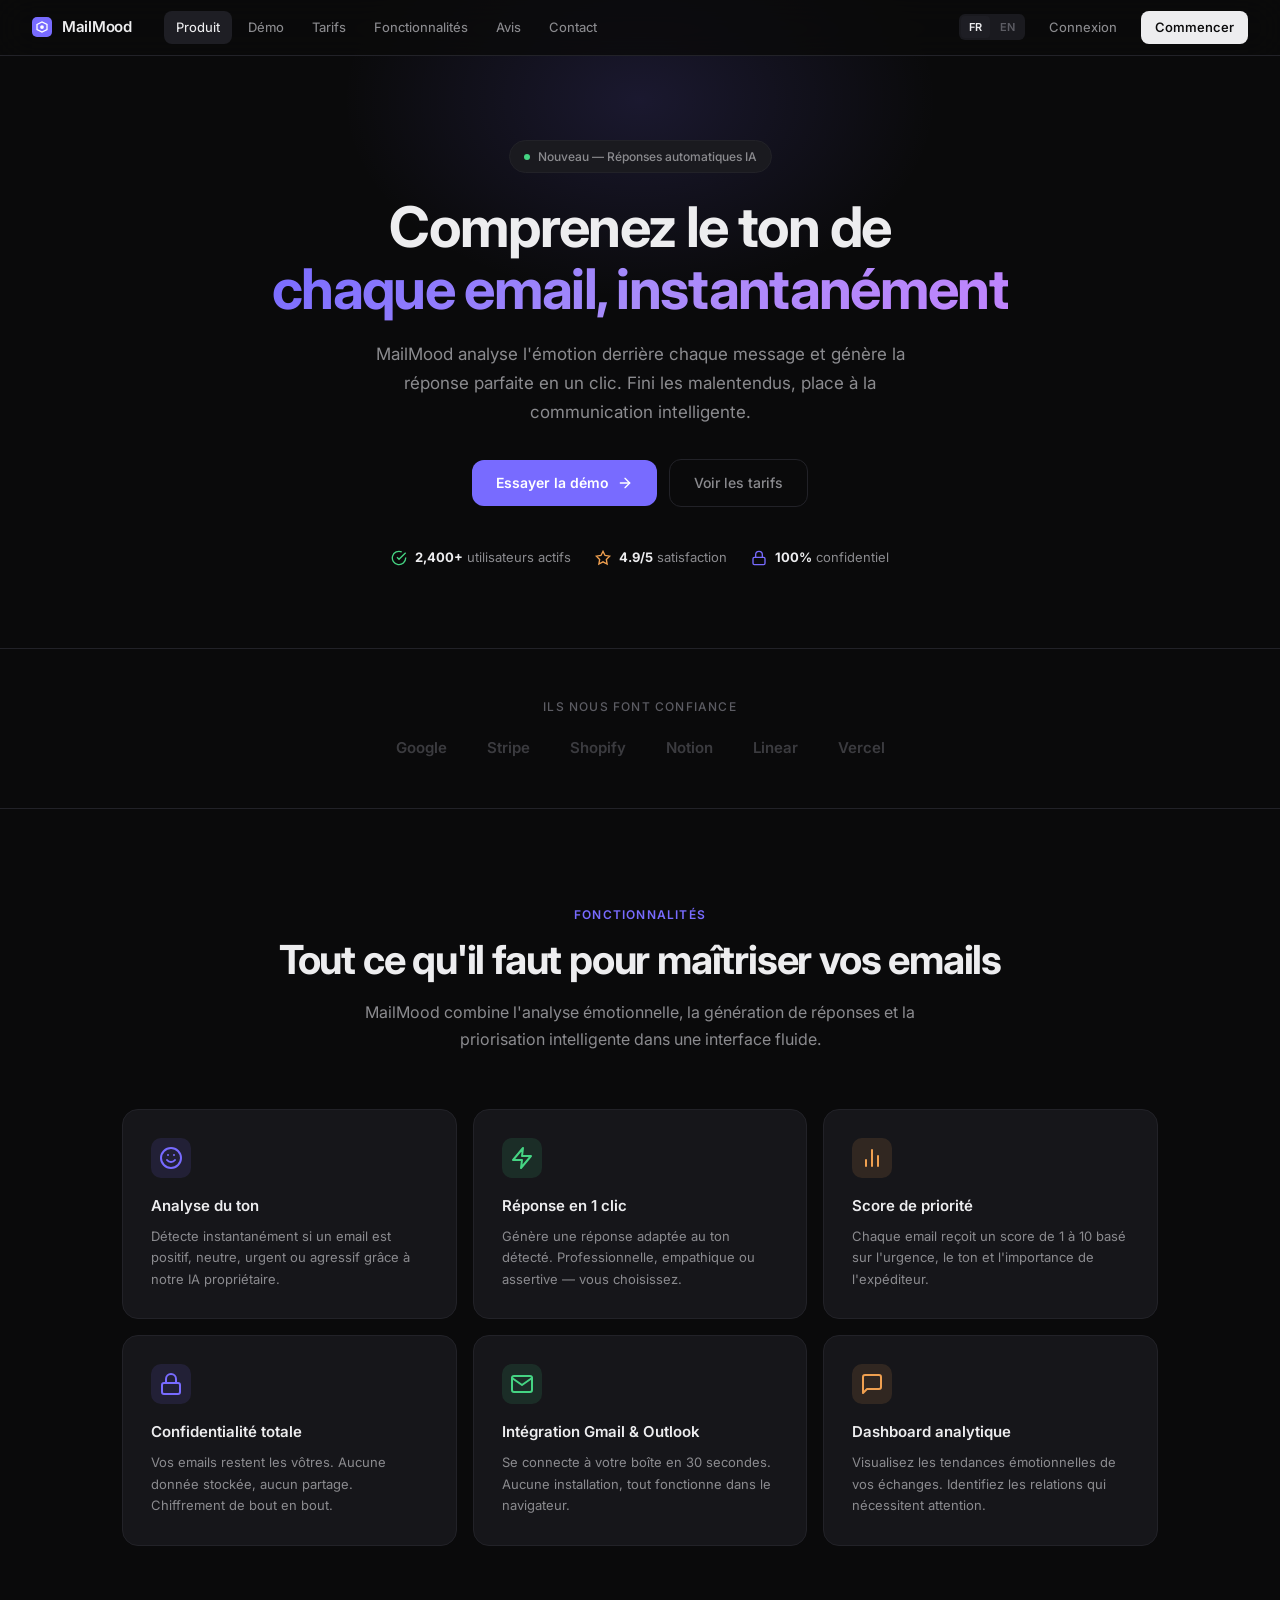
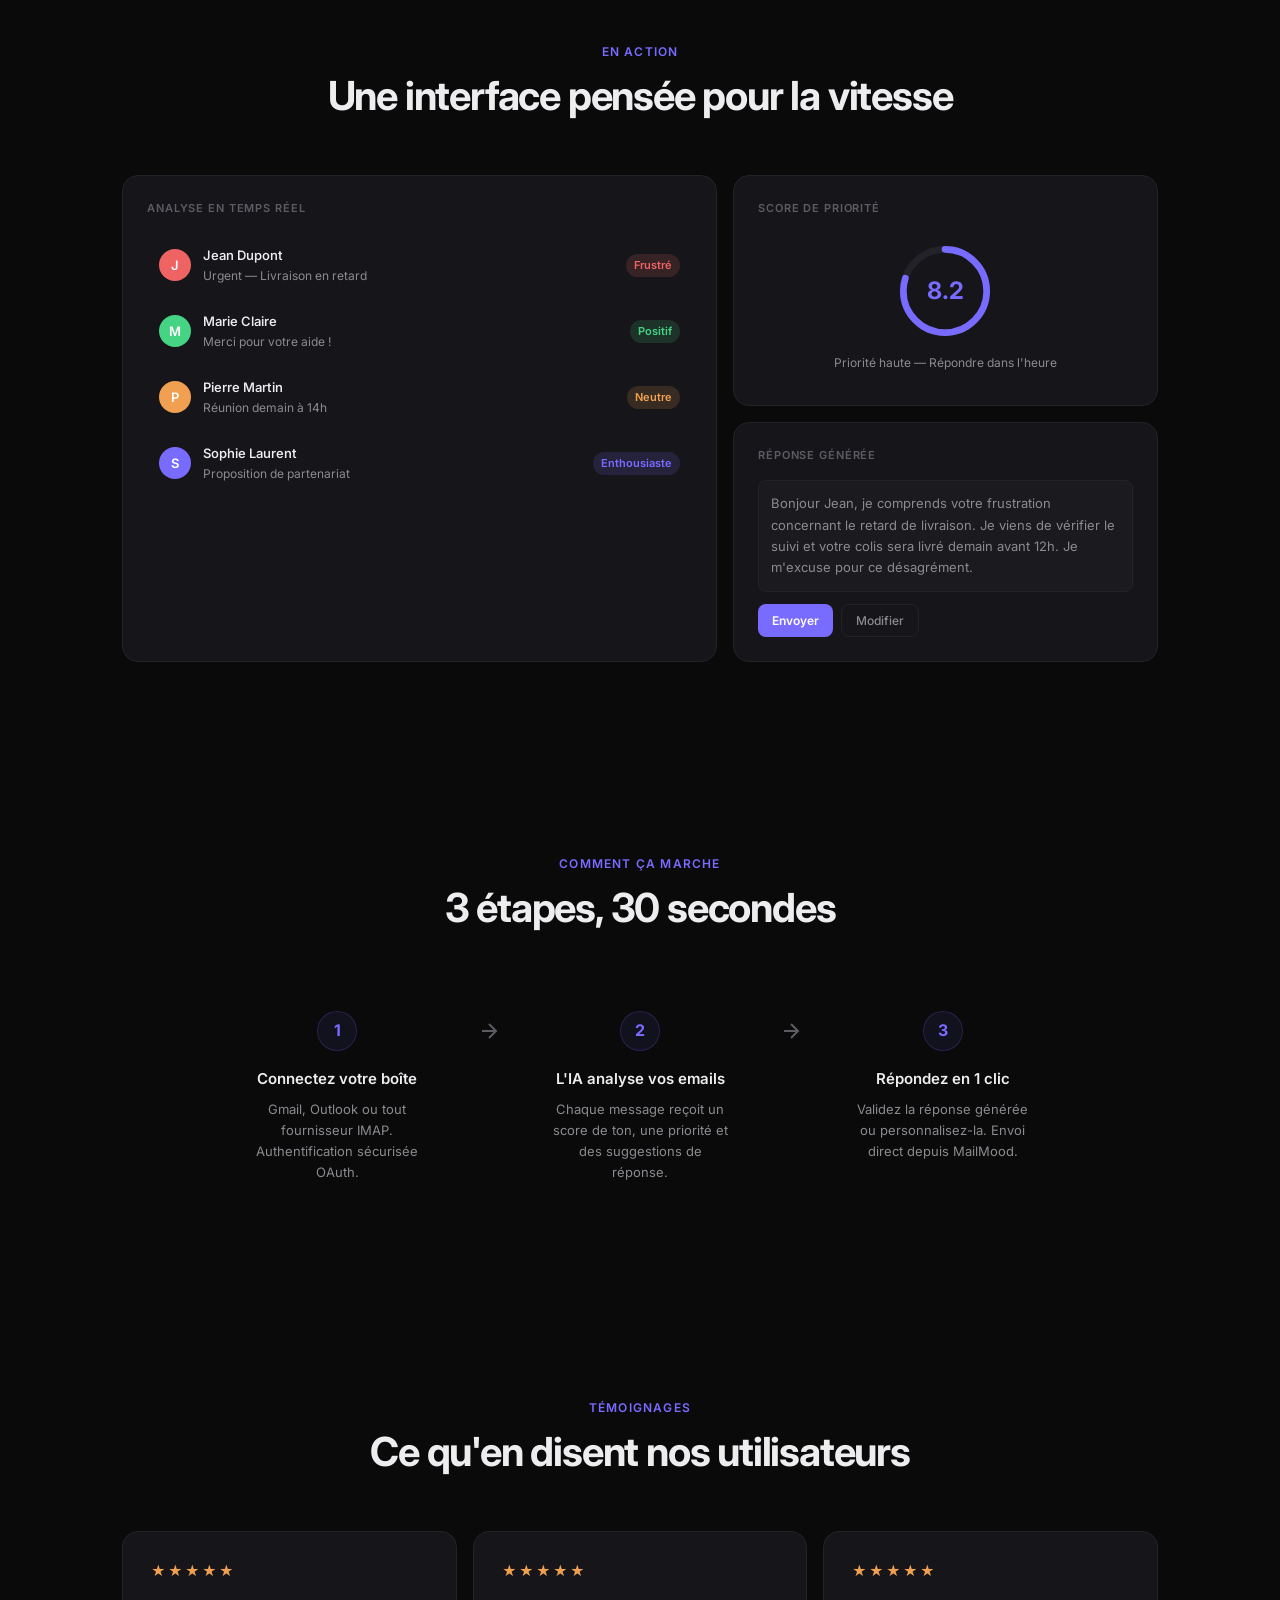
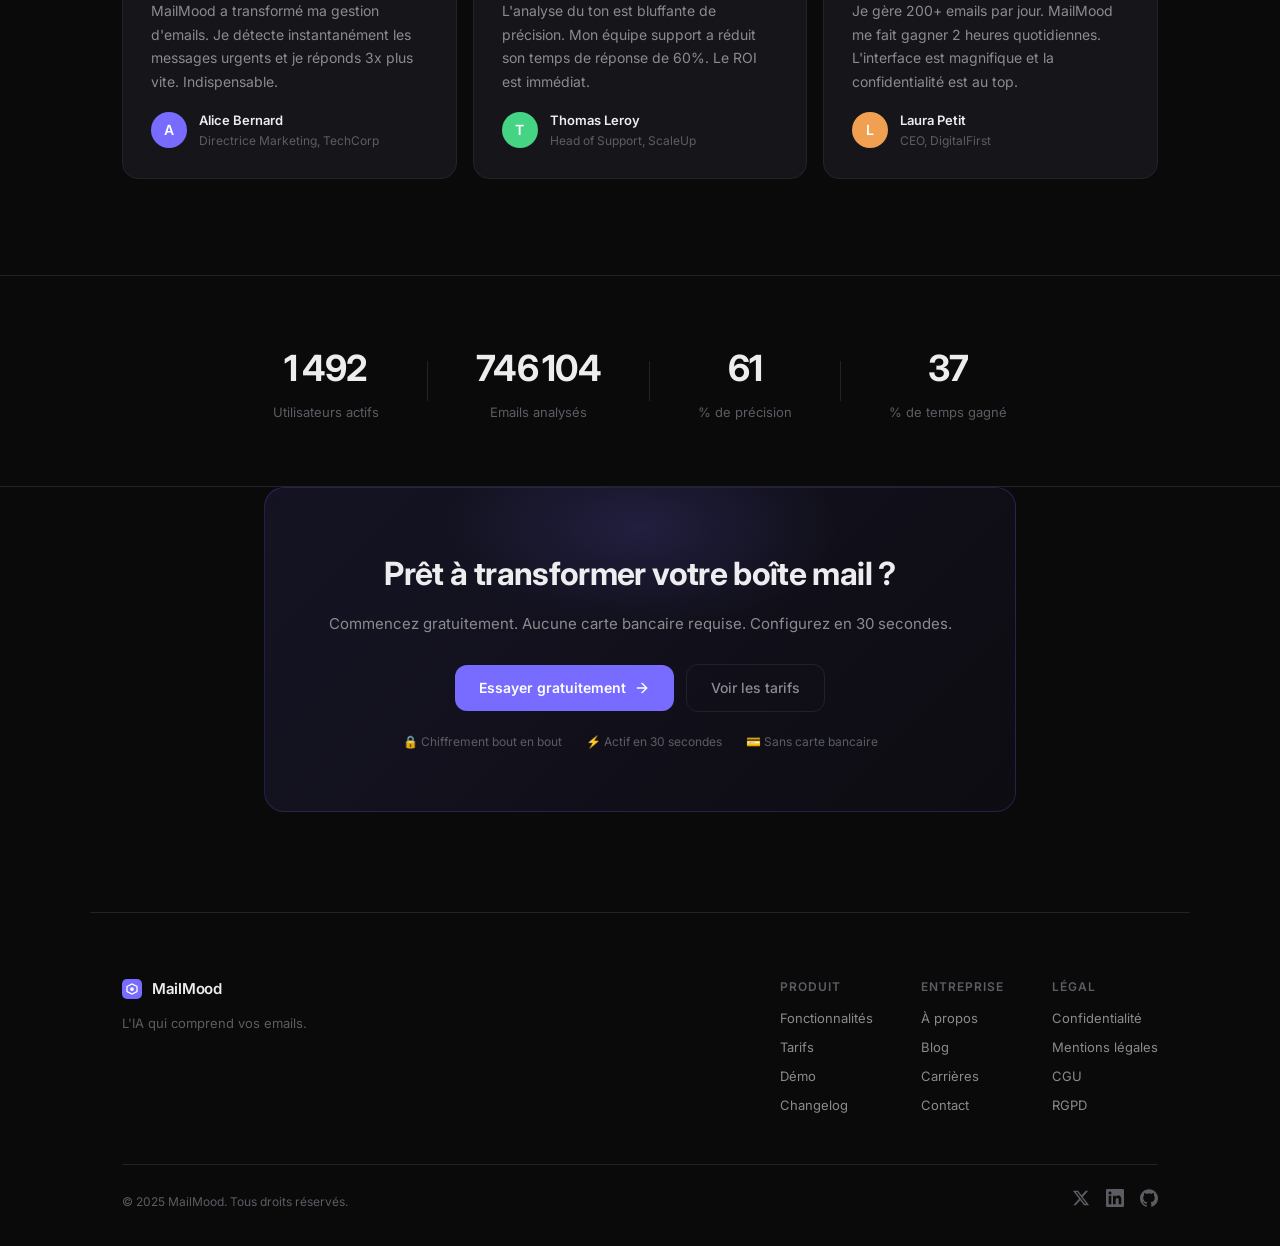
<file: index.html>
<!DOCTYPE html>
<html lang="fr">
<head>
    <meta charset="UTF-8">
    <meta name="viewport" content="width=device-width, initial-scale=1.0">
    <title>MailMood — L'IA qui comprend vos emails</title>
    <meta name="description" content="MailMood analyse le ton émotionnel de vos emails et génère des réponses parfaites en un clic.">
    <link rel="preconnect" href="https://fonts.googleapis.com">
    <link rel="preconnect" href="https://fonts.gstatic.com" crossorigin>
    <link href="https://fonts.googleapis.com/css2?family=Inter:wght@400;500;600;700&display=swap" rel="stylesheet">
    <link rel="stylesheet" href="style.css">
    <link rel="icon" type="image/svg+xml" href="data:image/svg+xml,<svg xmlns='http://www.w3.org/2000/svg' viewBox='0 0 100 100'><text y='.9em' font-size='90'>📧</text></svg>">
</head>
<body>

    <!-- ========== NAVBAR ========== -->
    <nav class="navbar">
        <div class="nav-left">
            <a href="index.html" class="logo">
                <div class="logo-icon">
                    <svg width="20" height="20" viewBox="0 0 32 32" fill="none">
                        <rect width="32" height="32" rx="8" fill="#786BFF"/>
                        <path d="M8 12L16 8L24 12V20L16 24L8 20V12Z" stroke="#fff" stroke-width="2" fill="none"/>
                        <circle cx="16" cy="16" r="3" fill="#fff"/>
                    </svg>
                </div>
                <span>MailMood</span>
            </a>
            <div class="nav-links">
                <a href="index.html" class="active" data-fr="Produit" data-en="Product">Produit</a>
                <a href="demo.html" data-fr="Démo" data-en="Demo">Démo</a>
                <a href="pricing.html" data-fr="Tarifs" data-en="Pricing">Tarifs</a>
                <a href="#features" data-fr="Fonctionnalités" data-en="Features">Fonctionnalités</a>
                <a href="#testimonials" data-fr="Avis" data-en="Reviews">Avis</a>
                <a href="#contact" data-fr="Contact" data-en="Contact">Contact</a>
            </div>
        </div>
        <div class="nav-right">
            <div class="nav-lang">
                <button class="lang-btn active" data-lang="fr">FR</button>
                <button class="lang-btn" data-lang="en">EN</button>
            </div>
            <a href="#" class="btn-nav" data-fr="Connexion" data-en="Log in">Connexion</a>
            <a href="pricing.html" class="btn-primary" data-fr="Commencer" data-en="Get started">Commencer</a>
        </div>
        <button class="mobile-menu-btn" aria-label="Menu">
            <span></span>
            <span></span>
            <span></span>
        </button>
    </nav>

    <!-- ========== MOBILE NAV ========== -->
    <div class="mobile-nav">
        <a href="index.html" data-fr="Produit" data-en="Product">Produit</a>
        <a href="demo.html" data-fr="Démo" data-en="Demo">Démo</a>
        <a href="pricing.html" data-fr="Tarifs" data-en="Pricing">Tarifs</a>
        <a href="#features" data-fr="Fonctionnalités" data-en="Features">Fonctionnalités</a>
        <a href="#testimonials" data-fr="Avis" data-en="Reviews">Avis</a>
        <a href="#contact" data-fr="Contact" data-en="Contact">Contact</a>
        <div class="mobile-lang">
            <button class="lang-btn active" data-lang="fr">FR</button>
            <button class="lang-btn" data-lang="en">EN</button>
        </div>
        <a href="pricing.html" class="btn-primary mobile-cta" data-fr="Commencer" data-en="Get started">Commencer</a>
    </div>

    <!-- ========== HERO ========== -->
    <section class="hero">
        <div class="hero-bg-glow"></div>
        <div class="hero-inner">
            <div class="hero-badge reveal">
                <span class="hero-badge-dot pulse"></span>
                <span data-fr="Nouveau — Réponses automatiques IA" data-en="New — AI Auto-Replies">Nouveau — Réponses automatiques IA</span>
            </div>
            <h1 class="reveal">
                <span data-fr="Comprenez le ton de" data-en="Understand the tone of">Comprenez le ton de</span><br>
                <span class="gradient" data-fr="chaque email, instantanément" data-en="every email, instantly">chaque email, instantanément</span>
            </h1>
            <p class="hero-sub reveal" data-fr="MailMood analyse l'émotion derrière chaque message et génère la réponse parfaite en un clic. Fini les malentendus, place à la communication intelligente." data-en="MailMood analyzes the emotion behind every message and generates the perfect reply in one click. No more misunderstandings, welcome to smart communication.">
                MailMood analyse l'émotion derrière chaque message et génère la réponse parfaite en un clic. Fini les malentendus, place à la communication intelligente.
            </p>
            <div class="hero-ctas reveal">
                <a href="demo.html" class="btn-hero-primary">
                    <span data-fr="Essayer la démo" data-en="Try the demo">Essayer la démo</span>
                    <svg width="16" height="16" viewBox="0 0 24 24" fill="none" stroke="currentColor" stroke-width="2" stroke-linecap="round" stroke-linejoin="round"><line x1="5" y1="12" x2="19" y2="12"/><polyline points="12 5 19 12 12 19"/></svg>
                </a>
                <a href="pricing.html" class="btn-hero-secondary">
                    <span data-fr="Voir les tarifs" data-en="View pricing">Voir les tarifs</span>
                </a>
            </div>
            <div class="hero-social reveal">
                <div class="hero-social-item">
                    <svg width="16" height="16" viewBox="0 0 24 24" fill="none" stroke="#45D483" stroke-width="2"><path d="M22 11.08V12a10 10 0 1 1-5.93-9.14"/><polyline points="22 4 12 14.01 9 11.01"/></svg>
                    <span data-fr="<strong>2,400+</strong> utilisateurs actifs" data-en="<strong>2,400+</strong> active users"><strong>2,400+</strong> utilisateurs actifs</span>
                </div>
                <div class="hero-social-item">
                    <svg width="16" height="16" viewBox="0 0 24 24" fill="none" stroke="#F0A050" stroke-width="2"><polygon points="12 2 15.09 8.26 22 9.27 17 14.14 18.18 21.02 12 17.77 5.82 21.02 7 14.14 2 9.27 8.91 8.26 12 2"/></svg>
                    <span data-fr="<strong>4.9/5</strong> satisfaction" data-en="<strong>4.9/5</strong> satisfaction"><strong>4.9/5</strong> satisfaction</span>
                </div>
                <div class="hero-social-item">
                    <svg width="16" height="16" viewBox="0 0 24 24" fill="none" stroke="#786BFF" stroke-width="2"><rect x="3" y="11" width="18" height="11" rx="2" ry="2"/><path d="M7 11V7a5 5 0 0 1 10 0v4"/></svg>
                    <span data-fr="<strong>100%</strong> confidentiel" data-en="<strong>100%</strong> confidential"><strong>100%</strong> confidentiel</span>
                </div>
            </div>
        </div>
    </section>

    <!-- ========== SOCIAL PROOF BAR ========== -->
    <section class="social-bar reveal">
        <p data-fr="Ils nous font confiance" data-en="Trusted by leading teams">Ils nous font confiance</p>
        <div class="social-logos">
            <span>Google</span>
            <span>Stripe</span>
            <span>Shopify</span>
            <span>Notion</span>
            <span>Linear</span>
            <span>Vercel</span>
        </div>
    </section>

    <!-- ========== FEATURES ========== -->
    <section class="features" id="features">
        <div class="section-header reveal">
            <p class="section-label" data-fr="Fonctionnalités" data-en="Features">Fonctionnalités</p>
            <h2 class="section-title" data-fr="Tout ce qu'il faut pour maîtriser vos emails" data-en="Everything you need to master your emails">Tout ce qu'il faut pour maîtriser vos emails</h2>
            <p class="section-desc" data-fr="MailMood combine l'analyse émotionnelle, la génération de réponses et la priorisation intelligente dans une interface fluide." data-en="MailMood combines emotional analysis, reply generation, and smart prioritization in a seamless interface.">
                MailMood combine l'analyse émotionnelle, la génération de réponses et la priorisation intelligente dans une interface fluide.
            </p>
        </div>
        <div class="features-grid">
            <div class="feature-card reveal">
                <div class="feature-icon purple">
                    <svg width="24" height="24" viewBox="0 0 24 24" fill="none" stroke="#786BFF" stroke-width="2" stroke-linecap="round" stroke-linejoin="round"><circle cx="12" cy="12" r="10"/><path d="M8 14s1.5 2 4 2 4-2 4-2"/><line x1="9" y1="9" x2="9.01" y2="9"/><line x1="15" y1="9" x2="15.01" y2="9"/></svg>
                </div>
                <h3 data-fr="Analyse du ton" data-en="Tone Analysis">Analyse du ton</h3>
                <p data-fr="Détecte instantanément si un email est positif, neutre, urgent ou agressif grâce à notre IA propriétaire." data-en="Instantly detects if an email is positive, neutral, urgent, or aggressive using our proprietary AI.">
                    Détecte instantanément si un email est positif, neutre, urgent ou agressif grâce à notre IA propriétaire.
                </p>
            </div>
            <div class="feature-card reveal">
                <div class="feature-icon green">
                    <svg width="24" height="24" viewBox="0 0 24 24" fill="none" stroke="#45D483" stroke-width="2" stroke-linecap="round" stroke-linejoin="round"><polygon points="13 2 3 14 12 14 11 22 21 10 12 10"/></svg>
                </div>
                <h3 data-fr="Réponse en 1 clic" data-en="One-Click Reply">Réponse en 1 clic</h3>
                <p data-fr="Génère une réponse adaptée au ton détecté. Professionnelle, empathique ou assertive — vous choisissez." data-en="Generates a reply adapted to the detected tone. Professional, empathetic, or assertive — you choose.">
                    Génère une réponse adaptée au ton détecté. Professionnelle, empathique ou assertive — vous choisissez.
                </p>
            </div>
            <div class="feature-card reveal">
                <div class="feature-icon orange">
                    <svg width="24" height="24" viewBox="0 0 24 24" fill="none" stroke="#F0A050" stroke-width="2" stroke-linecap="round" stroke-linejoin="round"><line x1="18" y1="20" x2="18" y2="10"/><line x1="12" y1="20" x2="12" y2="4"/><line x1="6" y1="20" x2="6" y2="14"/></svg>
                </div>
                <h3 data-fr="Score de priorité" data-en="Priority Score">Score de priorité</h3>
                <p data-fr="Chaque email reçoit un score de 1 à 10 basé sur l'urgence, le ton et l'importance de l'expéditeur." data-en="Each email receives a score from 1 to 10 based on urgency, tone, and sender importance.">
                    Chaque email reçoit un score de 1 à 10 basé sur l'urgence, le ton et l'importance de l'expéditeur.
                </p>
            </div>
            <div class="feature-card reveal">
                <div class="feature-icon purple">
                    <svg width="24" height="24" viewBox="0 0 24 24" fill="none" stroke="#786BFF" stroke-width="2" stroke-linecap="round" stroke-linejoin="round"><rect x="3" y="11" width="18" height="11" rx="2" ry="2"/><path d="M7 11V7a5 5 0 0 1 10 0v4"/></svg>
                </div>
                <h3 data-fr="Confidentialité totale" data-en="Total Privacy">Confidentialité totale</h3>
                <p data-fr="Vos emails restent les vôtres. Aucune donnée stockée, aucun partage. Chiffrement de bout en bout." data-en="Your emails remain yours. No data stored, no sharing. End-to-end encryption.">
                    Vos emails restent les vôtres. Aucune donnée stockée, aucun partage. Chiffrement de bout en bout.
                </p>
            </div>
            <div class="feature-card reveal">
                <div class="feature-icon green">
                    <svg width="24" height="24" viewBox="0 0 24 24" fill="none" stroke="#45D483" stroke-width="2" stroke-linecap="round" stroke-linejoin="round"><path d="M4 4h16c1.1 0 2 .9 2 2v12c0 1.1-.9 2-2 2H4c-1.1 0-2-.9-2-2V6c0-1.1.9-2 2-2z"/><polyline points="22,6 12,13 2,6"/></svg>
                </div>
                <h3 data-fr="Intégration Gmail & Outlook" data-en="Gmail & Outlook Integration">Intégration Gmail & Outlook</h3>
                <p data-fr="Se connecte à votre boîte en 30 secondes. Aucune installation, tout fonctionne dans le navigateur." data-en="Connects to your inbox in 30 seconds. No installation, everything works in the browser.">
                    Se connecte à votre boîte en 30 secondes. Aucune installation, tout fonctionne dans le navigateur.
                </p>
            </div>
            <div class="feature-card reveal">
                <div class="feature-icon orange">
                    <svg width="24" height="24" viewBox="0 0 24 24" fill="none" stroke="#F0A050" stroke-width="2" stroke-linecap="round" stroke-linejoin="round"><path d="M21 15a2 2 0 0 1-2 2H7l-4 4V5a2 2 0 0 1 2-2h14a2 2 0 0 1 2 2z"/></svg>
                </div>
                <h3 data-fr="Dashboard analytique" data-en="Analytics Dashboard">Dashboard analytique</h3>
                <p data-fr="Visualisez les tendances émotionnelles de vos échanges. Identifiez les relations qui nécessitent attention." data-en="Visualize emotional trends in your exchanges. Identify relationships that need attention.">
                    Visualisez les tendances émotionnelles de vos échanges. Identifiez les relations qui nécessitent attention.
                </p>
            </div>
        </div>
    </section>

    <!-- ========== SHOWCASE / BENTO ========== -->
    <section class="showcase">
        <div class="section-header reveal">
            <p class="section-label" data-fr="En action" data-en="In action">En action</p>
            <h2 class="section-title" data-fr="Une interface pensée pour la vitesse" data-en="An interface designed for speed">Une interface pensée pour la vitesse</h2>
        </div>
        <div class="bento-grid reveal">
            <div class="bento-card bento-large">
                <div class="bento-label" data-fr="Analyse en temps réel" data-en="Real-time analysis">Analyse en temps réel</div>
                <div class="bento-demo-inbox">
                    <div class="bento-email-item">
                        <div class="bento-email-avatar" style="background:#EF6363;">J</div>
                        <div class="bento-email-content">
                            <div class="bento-email-sender">Jean Dupont</div>
                            <div class="bento-email-subject" data-fr="Urgent — Livraison en retard" data-en="Urgent — Delayed delivery">Urgent — Livraison en retard</div>
                        </div>
                        <div class="bento-email-tone tone-red" data-fr="Frustré" data-en="Frustrated">Frustré</div>
                    </div>
                    <div class="bento-email-item">
                        <div class="bento-email-avatar" style="background:#45D483;">M</div>
                        <div class="bento-email-content">
                            <div class="bento-email-sender">Marie Claire</div>
                            <div class="bento-email-subject" data-fr="Merci pour votre aide !" data-en="Thanks for your help!">Merci pour votre aide !</div>
                        </div>
                        <div class="bento-email-tone tone-green" data-fr="Positif" data-en="Positive">Positif</div>
                    </div>
                    <div class="bento-email-item">
                        <div class="bento-email-avatar" style="background:#F0A050;">P</div>
                        <div class="bento-email-content">
                            <div class="bento-email-sender">Pierre Martin</div>
                            <div class="bento-email-subject" data-fr="Réunion demain à 14h" data-en="Meeting tomorrow at 2pm">Réunion demain à 14h</div>
                        </div>
                        <div class="bento-email-tone tone-neutral" data-fr="Neutre" data-en="Neutral">Neutre</div>
                    </div>
                    <div class="bento-email-item">
                        <div class="bento-email-avatar" style="background:#786BFF;">S</div>
                        <div class="bento-email-content">
                            <div class="bento-email-sender">Sophie Laurent</div>
                            <div class="bento-email-subject" data-fr="Proposition de partenariat" data-en="Partnership proposal">Proposition de partenariat</div>
                        </div>
                        <div class="bento-email-tone tone-purple" data-fr="Enthousiaste" data-en="Enthusiastic">Enthousiaste</div>
                    </div>
                </div>
            </div>
            <div class="bento-card bento-small">
                <div class="bento-label" data-fr="Score de priorité" data-en="Priority score">Score de priorité</div>
                <div class="bento-score">
                    <div class="score-ring">
                        <svg viewBox="0 0 120 120">
                            <circle cx="60" cy="60" r="50" stroke="#222228" stroke-width="8" fill="none"/>
                            <circle cx="60" cy="60" r="50" stroke="#786BFF" stroke-width="8" fill="none" stroke-dasharray="314" stroke-dashoffset="63" stroke-linecap="round" class="score-ring-progress"/>
                        </svg>
                        <div class="score-value">8.2</div>
                    </div>
                    <p class="score-desc" data-fr="Priorité haute — Répondre dans l'heure" data-en="High priority — Reply within the hour">Priorité haute — Répondre dans l'heure</p>
                </div>
            </div>
            <div class="bento-card bento-small">
                <div class="bento-label" data-fr="Réponse générée" data-en="Generated reply">Réponse générée</div>
                <div class="bento-reply">
                    <div class="bento-reply-text typing-animation" data-fr="Bonjour Jean, je comprends votre frustration concernant le retard de livraison. Je viens de vérifier le suivi et votre colis sera livré demain avant 12h. Je m'excuse pour ce désagrément." data-en="Hello Jean, I understand your frustration regarding the delivery delay. I just checked the tracking and your package will be delivered tomorrow before noon. I apologize for the inconvenience.">
                        Bonjour Jean, je comprends votre frustration concernant le retard de livraison. Je viens de vérifier le suivi et votre colis sera livré demain avant 12h. Je m'excuse pour ce désagrément.
                    </div>
                    <div class="bento-reply-actions">
                        <button class="bento-btn-send" data-fr="Envoyer" data-en="Send">
                            <svg width="14" height="14" viewBox="0 0 24 24" fill="none" stroke="currentColor" stroke-width="2"><line x1="22" y1="2" x2="11" y2="13"/><polygon points="22 2 15 22 11 13 2 9 22 2"/></svg>
                            Envoyer
                        </button>
                        <button class="bento-btn-edit" data-fr="Modifier" data-en="Edit">Modifier</button>
                    </div>
                </div>
            </div>
        </div>
    </section>

    <!-- ========== HOW IT WORKS ========== -->
    <section class="how-it-works">
        <div class="section-header reveal">
            <p class="section-label" data-fr="Comment ça marche" data-en="How it works">Comment ça marche</p>
            <h2 class="section-title" data-fr="3 étapes, 30 secondes" data-en="3 steps, 30 seconds">3 étapes, 30 secondes</h2>
        </div>
        <div class="steps reveal">
            <div class="step">
                <div class="step-number">1</div>
                <h3 data-fr="Connectez votre boîte" data-en="Connect your inbox">Connectez votre boîte</h3>
                <p data-fr="Gmail, Outlook ou tout fournisseur IMAP. Authentification sécurisée OAuth." data-en="Gmail, Outlook or any IMAP provider. Secure OAuth authentication.">
                    Gmail, Outlook ou tout fournisseur IMAP. Authentification sécurisée OAuth.
                </p>
            </div>
            <div class="step-arrow">
                <svg width="24" height="24" viewBox="0 0 24 24" fill="none" stroke="#5C5C63" stroke-width="2"><line x1="5" y1="12" x2="19" y2="12"/><polyline points="12 5 19 12 12 19"/></svg>
            </div>
            <div class="step">
                <div class="step-number">2</div>
                <h3 data-fr="L'IA analyse vos emails" data-en="AI analyzes your emails">L'IA analyse vos emails</h3>
                <p data-fr="Chaque message reçoit un score de ton, une priorité et des suggestions de réponse." data-en="Each message gets a tone score, priority, and reply suggestions.">
                    Chaque message reçoit un score de ton, une priorité et des suggestions de réponse.
                </p>
            </div>
            <div class="step-arrow">
                <svg width="24" height="24" viewBox="0 0 24 24" fill="none" stroke="#5C5C63" stroke-width="2"><line x1="5" y1="12" x2="19" y2="12"/><polyline points="12 5 19 12 12 19"/></svg>
            </div>
            <div class="step">
                <div class="step-number">3</div>
                <h3 data-fr="Répondez en 1 clic" data-en="Reply in 1 click">Répondez en 1 clic</h3>
                <p data-fr="Validez la réponse générée ou personnalisez-la. Envoi direct depuis MailMood." data-en="Validate the generated reply or customize it. Send directly from MailMood.">
                    Validez la réponse générée ou personnalisez-la. Envoi direct depuis MailMood.
                </p>
            </div>
        </div>
    </section>

    <!-- ========== TESTIMONIALS ========== -->
    <section class="testimonials" id="testimonials">
        <div class="section-header reveal">
            <p class="section-label" data-fr="Témoignages" data-en="Testimonials">Témoignages</p>
            <h2 class="section-title" data-fr="Ce qu'en disent nos utilisateurs" data-en="What our users say">Ce qu'en disent nos utilisateurs</h2>
        </div>
        <div class="testimonials-grid reveal">
            <div class="testimonial-card">
                <div class="testimonial-stars">★★★★★</div>
                <p class="testimonial-text" data-fr="MailMood a transformé ma gestion d'emails. Je détecte instantanément les messages urgents et je réponds 3x plus vite. Indispensable." data-en="MailMood transformed my email management. I instantly detect urgent messages and reply 3x faster. Essential.">
                    MailMood a transformé ma gestion d'emails. Je détecte instantanément les messages urgents et je réponds 3x plus vite. Indispensable.
                </p>
                <div class="testimonial-author">
                    <div class="testimonial-avatar" style="background:#786BFF;">A</div>
                    <div>
                        <div class="testimonial-name">Alice Bernard</div>
                        <div class="testimonial-role" data-fr="Directrice Marketing, TechCorp" data-en="Marketing Director, TechCorp">Directrice Marketing, TechCorp</div>
                    </div>
                </div>
            </div>
            <div class="testimonial-card">
                <div class="testimonial-stars">★★★★★</div>
                <p class="testimonial-text" data-fr="L'analyse du ton est bluffante de précision. Mon équipe support a réduit son temps de réponse de 60%. Le ROI est immédiat." data-en="The tone analysis is stunningly accurate. My support team reduced response time by 60%. Immediate ROI.">
                    L'analyse du ton est bluffante de précision. Mon équipe support a réduit son temps de réponse de 60%. Le ROI est immédiat.
                </p>
                <div class="testimonial-author">
                    <div class="testimonial-avatar" style="background:#45D483;">T</div>
                    <div>
                        <div class="testimonial-name">Thomas Leroy</div>
                        <div class="testimonial-role" data-fr="Head of Support, ScaleUp" data-en="Head of Support, ScaleUp">Head of Support, ScaleUp</div>
                    </div>
                </div>
            </div>
            <div class="testimonial-card">
                <div class="testimonial-stars">★★★★★</div>
                <p class="testimonial-text" data-fr="Je gère 200+ emails par jour. MailMood me fait gagner 2 heures quotidiennes. L'interface est magnifique et la confidentialité est au top." data-en="I manage 200+ emails daily. MailMood saves me 2 hours a day. The interface is beautiful and privacy is top-notch.">
                    Je gère 200+ emails par jour. MailMood me fait gagner 2 heures quotidiennes. L'interface est magnifique et la confidentialité est au top.
                </p>
                <div class="testimonial-author">
                    <div class="testimonial-avatar" style="background:#F0A050;">L</div>
                    <div>
                        <div class="testimonial-name">Laura Petit</div>
                        <div class="testimonial-role" data-fr="CEO, DigitalFirst" data-en="CEO, DigitalFirst">CEO, DigitalFirst</div>
                    </div>
                </div>
            </div>
        </div>
    </section>

    <!-- ========== STATS BAR ========== -->
    <section class="stats-bar reveal">
        <div class="stat">
            <div class="stat-value" data-count="2400">0</div>
            <div class="stat-label" data-fr="Utilisateurs actifs" data-en="Active users">Utilisateurs actifs</div>
        </div>
        <div class="stat-divider"></div>
        <div class="stat">
            <div class="stat-value" data-count="1200000">0</div>
            <div class="stat-label" data-fr="Emails analysés" data-en="Emails analyzed">Emails analysés</div>
        </div>
        <div class="stat-divider"></div>
        <div class="stat">
            <div class="stat-value" data-count="98">0</div>
            <div class="stat-label" data-fr="% de précision" data-en="% accuracy">% de précision</div>
        </div>
        <div class="stat-divider"></div>
        <div class="stat">
            <div class="stat-value" data-count="60">0</div>
            <div class="stat-label" data-fr="% de temps gagné" data-en="% time saved">% de temps gagné</div>
        </div>
    </section>

    <!-- ========== CTA SECTION ========== -->
    <section class="cta-section" id="contact">
        <div class="cta-box reveal">
            <div class="cta-glow"></div>
            <h2 data-fr="Prêt à transformer votre boîte mail ?" data-en="Ready to transform your inbox?">Prêt à transformer votre boîte mail ?</h2>
            <p data-fr="Commencez gratuitement. Aucune carte bancaire requise. Configurez en 30 secondes." data-en="Start for free. No credit card required. Set up in 30 seconds.">
                Commencez gratuitement. Aucune carte bancaire requise. Configurez en 30 secondes.
            </p>
            <div class="cta-buttons">
                <a href="demo.html" class="btn-hero-primary">
                    <span data-fr="Essayer gratuitement" data-en="Try for free">Essayer gratuitement</span>
                    <svg width="16" height="16" viewBox="0 0 24 24" fill="none" stroke="currentColor" stroke-width="2" stroke-linecap="round" stroke-linejoin="round"><line x1="5" y1="12" x2="19" y2="12"/><polyline points="12 5 19 12 12 19"/></svg>
                </a>
                <a href="pricing.html" class="btn-hero-secondary">
                    <span data-fr="Voir les tarifs" data-en="See pricing">Voir les tarifs</span>
                </a>
            </div>
            <div class="cta-trust">
                <span data-fr="🔒 Chiffrement bout en bout" data-en="🔒 End-to-end encryption">🔒 Chiffrement bout en bout</span>
                <span data-fr="⚡ Actif en 30 secondes" data-en="⚡ Active in 30 seconds">⚡ Actif en 30 secondes</span>
                <span data-fr="💳 Sans carte bancaire" data-en="💳 No credit card">💳 Sans carte bancaire</span>
            </div>
        </div>
    </section>

    <!-- ========== FOOTER ========== -->
    <footer class="footer">
        <div class="footer-top">
            <div class="footer-brand">
                <a href="index.html" class="logo">
                    <div class="logo-icon">
                        <svg width="20" height="20" viewBox="0 0 32 32" fill="none">
                            <rect width="32" height="32" rx="8" fill="#786BFF"/>
                            <path d="M8 12L16 8L24 12V20L16 24L8 20V12Z" stroke="#fff" stroke-width="2" fill="none"/>
                            <circle cx="16" cy="16" r="3" fill="#fff"/>
                        </svg>
                    </div>
                    <span>MailMood</span>
                </a>
                <p class="footer-tagline" data-fr="L'IA qui comprend vos emails." data-en="The AI that understands your emails.">L'IA qui comprend vos emails.</p>
            </div>
            <div class="footer-columns">
                <div class="footer-col">
                    <h4 data-fr="Produit" data-en="Product">Produit</h4>
                    <a href="#features" data-fr="Fonctionnalités" data-en="Features">Fonctionnalités</a>
                    <a href="pricing.html" data-fr="Tarifs" data-en="Pricing">Tarifs</a>
                    <a href="demo.html" data-fr="Démo" data-en="Demo">Démo</a>
                    <a href="#" data-fr="Changelog" data-en="Changelog">Changelog</a>
                </div>
                <div class="footer-col">
                    <h4 data-fr="Entreprise" data-en="Company">Entreprise</h4>
                    <a href="#" data-fr="À propos" data-en="About">À propos</a>
                    <a href="#" data-fr="Blog" data-en="Blog">Blog</a>
                    <a href="#" data-fr="Carrières" data-en="Careers">Carrières</a>
                    <a href="#contact" data-fr="Contact" data-en="Contact">Contact</a>
                </div>
                <div class="footer-col">
                    <h4 data-fr="Légal" data-en="Legal">Légal</h4>
                    <a href="privacy.html" data-fr="Confidentialité" data-en="Privacy">Confidentialité</a>
                    <a href="legal.html" data-fr="Mentions légales" data-en="Legal">Mentions légales</a>
                    <a href="#" data-fr="CGU" data-en="Terms">CGU</a>
                    <a href="#" data-fr="RGPD" data-en="GDPR">RGPD</a>
                </div>
            </div>
        </div>
        <div class="footer-bottom">
            <p>© 2025 MailMood. <span data-fr="Tous droits réservés." data-en="All rights reserved.">Tous droits réservés.</span></p>
            <div class="footer-social">
                <a href="#" aria-label="Twitter">
                    <svg width="18" height="18" viewBox="0 0 24 24" fill="currentColor"><path d="M18.244 2.25h3.308l-7.227 8.26 8.502 11.24H16.17l-5.214-6.817L4.99 21.75H1.68l7.73-8.835L1.254 2.25H8.08l4.713 6.231zm-1.161 17.52h1.833L7.084 4.126H5.117z"/></svg>
                </a>
                <a href="#" aria-label="LinkedIn">
                    <svg width="18" height="18" viewBox="0 0 24 24" fill="currentColor"><path d="M20.447 20.452h-3.554v-5.569c0-1.328-.027-3.037-1.852-3.037-1.853 0-2.136 1.445-2.136 2.939v5.667H9.351V9h3.414v1.561h.046c.477-.9 1.637-1.85 3.37-1.85 3.601 0 4.267 2.37 4.267 5.455v6.286zM5.337 7.433c-1.144 0-2.063-.926-2.063-2.065 0-1.138.92-2.063 2.063-2.063 1.14 0 2.064.925 2.064 2.063 0 1.139-.925 2.065-2.064 2.065zm1.782 13.019H3.555V9h3.564v11.452zM22.225 0H1.771C.792 0 0 .774 0 1.729v20.542C0 23.227.792 24 1.771 24h20.451C23.2 24 24 23.227 24 22.271V1.729C24 .774 23.2 0 22.222 0h.003z"/></svg>
                </a>
                <a href="#" aria-label="GitHub">
                    <svg width="18" height="18" viewBox="0 0 24 24" fill="currentColor"><path d="M12 .297c-6.63 0-12 5.373-12 12 0 5.303 3.438 9.8 8.205 11.385.6.113.82-.258.82-.577 0-.285-.01-1.04-.015-2.04-3.338.724-4.042-1.61-4.042-1.61C4.422 18.07 3.633 17.7 3.633 17.7c-1.087-.744.084-.729.084-.729 1.205.084 1.838 1.236 1.838 1.236 1.07 1.835 2.809 1.305 3.495.998.108-.776.417-1.305.76-1.605-2.665-.3-5.466-1.332-5.466-5.93 0-1.31.465-2.38 1.235-3.22-.135-.303-.54-1.523.105-3.176 0 0 1.005-.322 3.3 1.23.96-.267 1.98-.399 3-.405 1.02.006 2.04.138 3 .405 2.28-1.552 3.285-1.23 3.285-1.23.645 1.653.24 2.873.12 3.176.765.84 1.23 1.91 1.23 3.22 0 4.61-2.805 5.625-5.475 5.92.42.36.81 1.096.81 2.22 0 1.606-.015 2.896-.015 3.286 0 .315.21.69.825.57C20.565 22.092 24 17.592 24 12.297c0-6.627-5.373-12-12-12"/></svg>
                </a>
            </div>
        </div>
    </footer>

    <script src="app.js"></script>
</body>
</html>
</file>
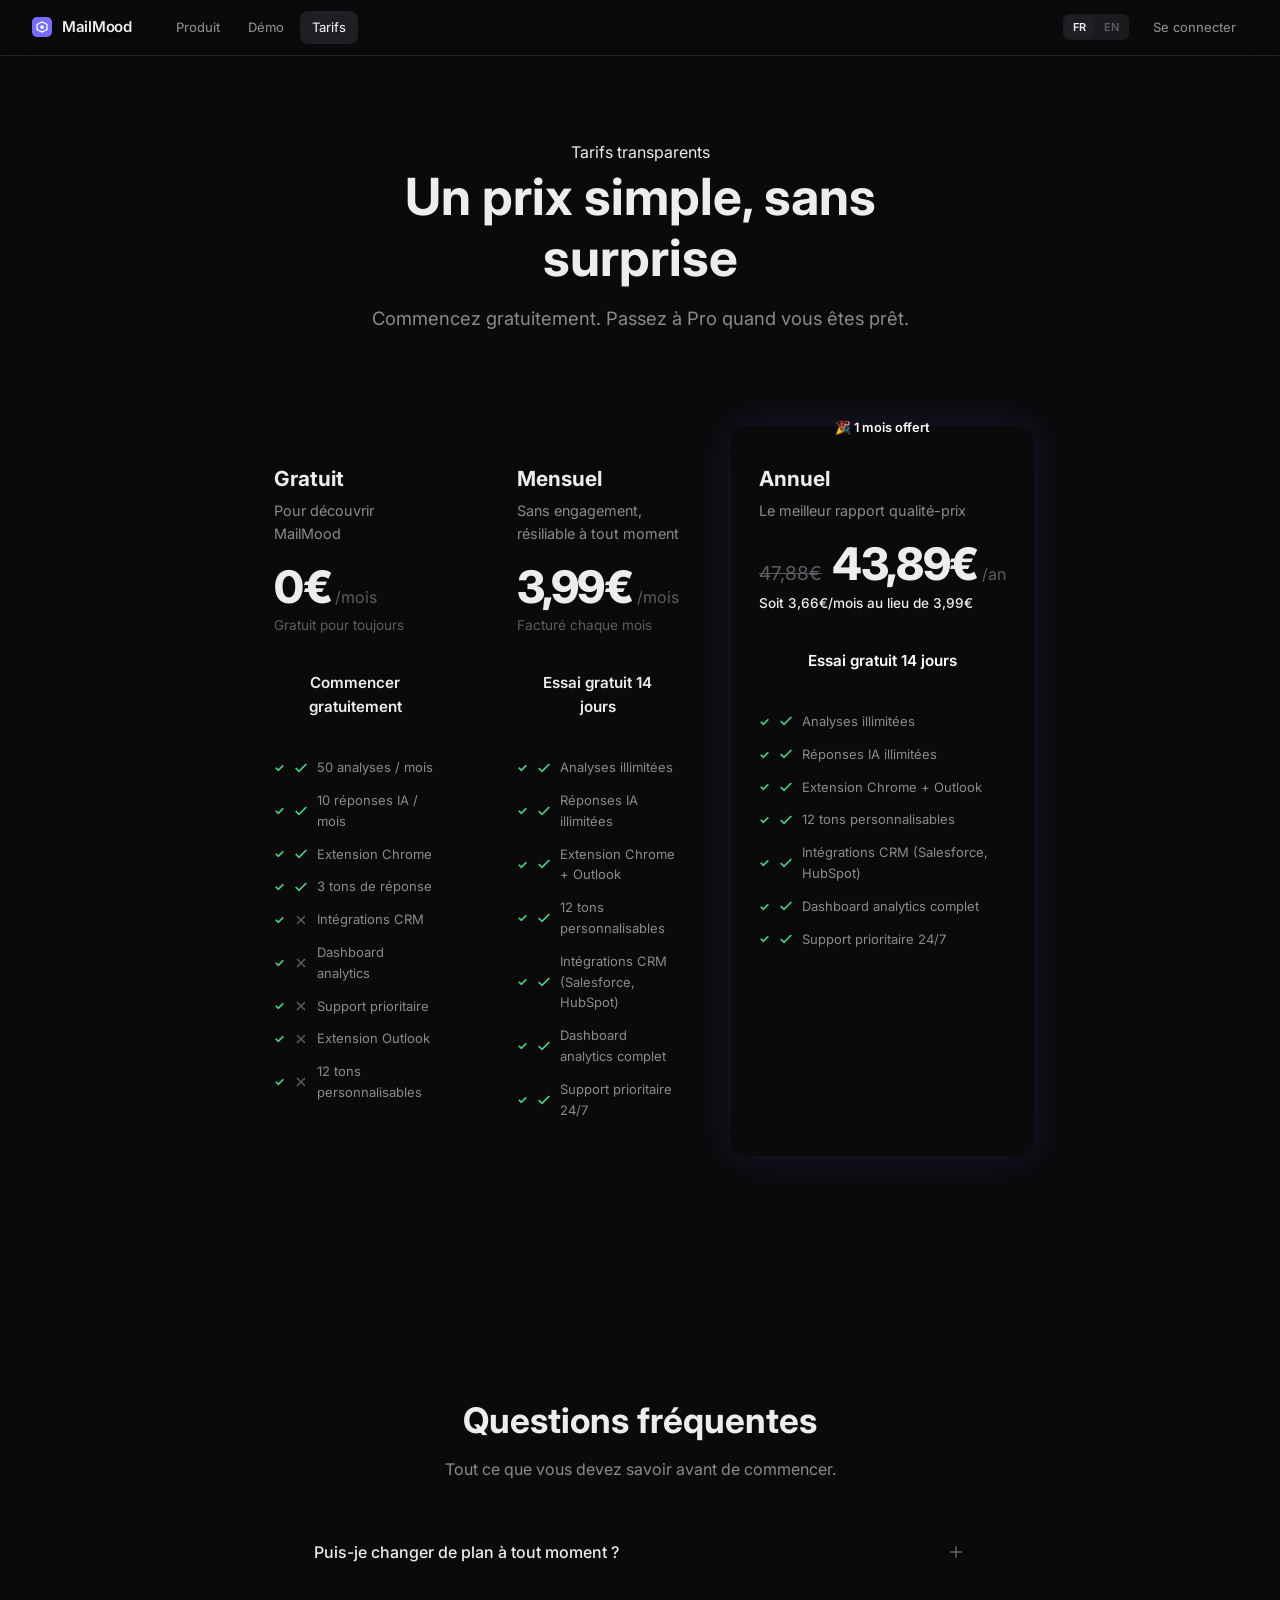
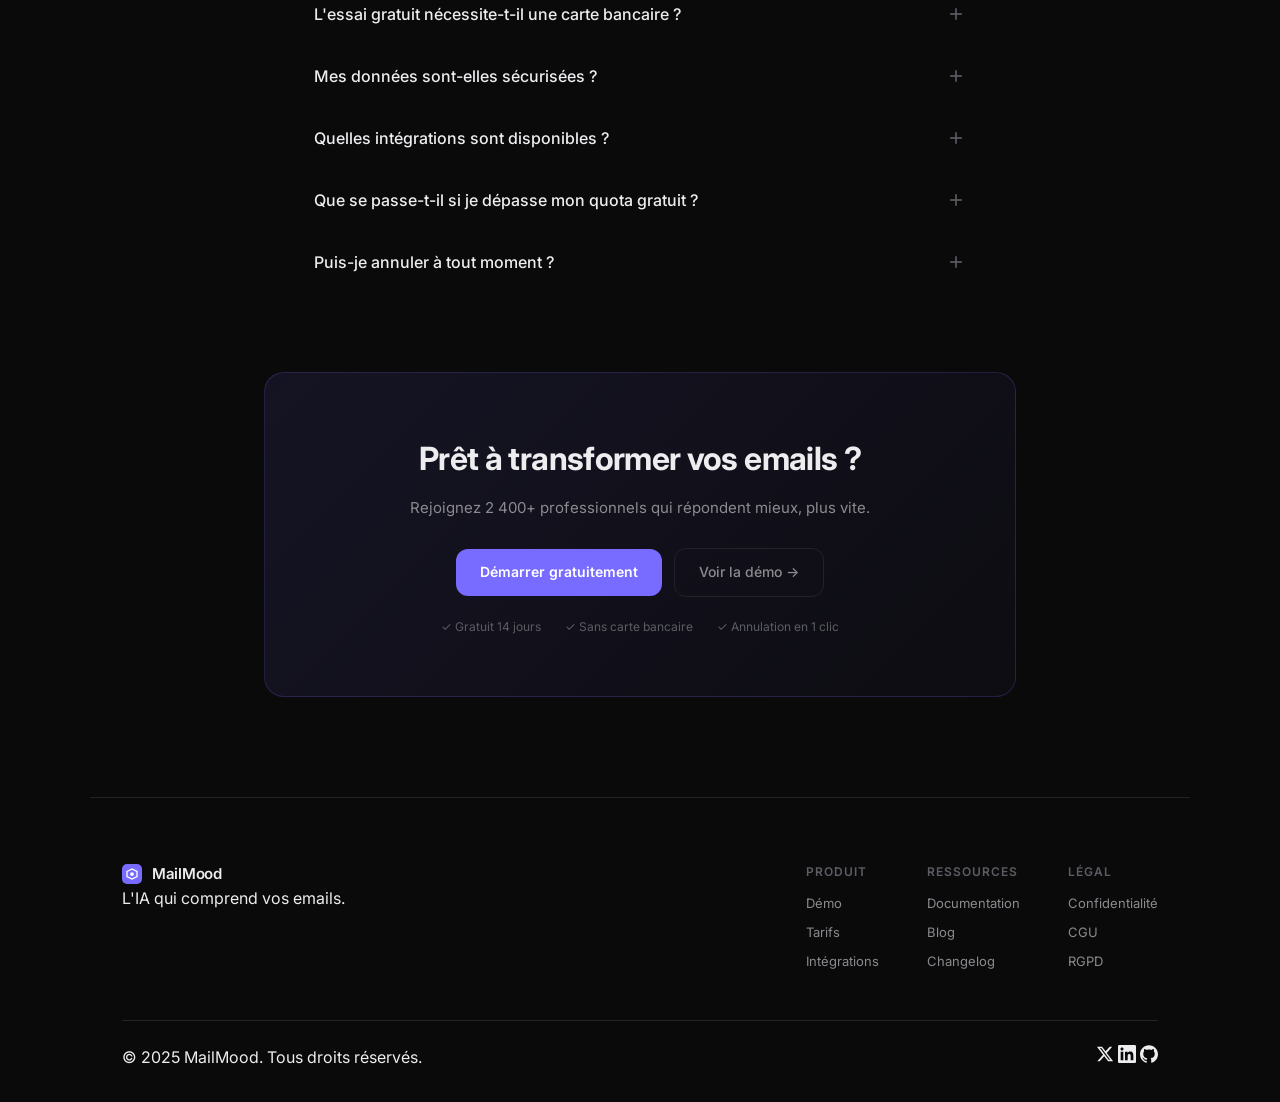
<file: pricing.html>
<!DOCTYPE html>
<html lang="fr">
<head>
    <meta charset="UTF-8">
    <meta name="viewport" content="width=device-width, initial-scale=1.0">
    <title>MailMood — Tarifs</title>
    <meta name="description" content="Des tarifs simples et transparents. Commencez gratuitement, évoluez selon vos besoins.">
    <link rel="preconnect" href="https://fonts.googleapis.com">
    <link rel="preconnect" href="https://fonts.gstatic.com" crossorigin>
    <link href="https://fonts.googleapis.com/css2?family=Inter:wght@400;500;600;700&display=swap" rel="stylesheet">
    <link rel="stylesheet" href="style.css">
    <link rel="icon" type="image/svg+xml" href="data:image/svg+xml,<svg xmlns='http://www.w3.org/2000/svg' viewBox='0 0 100 100'><text y='.9em' font-size='90'>📧</text></svg>">
</head>
<body>

    <!-- ========== NAVBAR ========== -->
    <nav class="navbar">
        <div class="nav-left">
            <a href="index.html" class="logo">
                <div class="logo-icon">
                    <svg width="20" height="20" viewBox="0 0 32 32" fill="none">
                        <rect width="32" height="32" rx="8" fill="#786BFF"/>
                        <path d="M8 12L16 8L24 12V20L16 24L8 20V12Z" stroke="#fff" stroke-width="2" fill="none"/>
                        <circle cx="16" cy="16" r="3" fill="#fff"/>
                    </svg>
                </div>
                <span>MailMood</span>
            </a>
            <div class="nav-links">
                <a href="index.html" data-fr="Produit" data-en="Product">Produit</a>
                <a href="demo.html" data-fr="Démo" data-en="Demo">Démo</a>
                <a href="pricing.html" class="active" data-fr="Tarifs" data-en="Pricing">Tarifs</a>
            </div>
        </div>
        <div class="nav-right">
            <div class="nav-lang">
                <button class="lang-btn active" data-lang="fr">FR</button>
                <button class="lang-btn" data-lang="en">EN</button>
            </div>
            <a href="#" class="btn-nav" data-fr="Se connecter" data-en="Log in">Se connecter</a>
            <button class="mobile-menu-btn" aria-label="Menu">
                <span></span><span></span><span></span>
            </button>
        </div>
    </nav>

    <!-- ========== MOBILE NAV ========== -->
    <div class="mobile-nav">
        <a href="index.html" data-fr="Produit" data-en="Product">Produit</a>
        <a href="demo.html" data-fr="Démo" data-en="Demo">Démo</a>
        <a href="pricing.html" data-fr="Tarifs" data-en="Pricing">Tarifs</a>
        <div class="mobile-nav-lang">
            <button class="lang-btn active" data-lang="fr">FR</button>
            <button class="lang-btn" data-lang="en">EN</button>
        </div>
        <a href="#" class="btn-nav" data-fr="Se connecter" data-en="Log in">Se connecter</a>
    </div>

    <!-- ========== PRICING HERO ========== -->
    <section class="pricing-hero">
        <div class="pricing-hero-content">
            <span class="badge reveal">
                <span class="badge-dot"></span>
                <span data-fr="Tarifs transparents" data-en="Transparent pricing">Tarifs transparents</span>
            </span>
            <h1 class="reveal" data-fr="Un prix simple, sans surprise" data-en="Simple pricing, no surprises">Un prix simple, sans surprise</h1>
            <p class="pricing-hero-sub reveal" data-fr="Commencez gratuitement. Passez à Pro quand vous êtes prêt." data-en="Start free. Upgrade to Pro when you're ready.">Commencez gratuitement. Passez à Pro quand vous êtes prêt.</p>
        </div>
    </section>

    <!-- ========== PRICING CARDS — 3 BOXES ========== -->
    <section class="pricing-cards">
        <div class="pricing-grid pricing-grid-3 reveal">

            <!-- GRATUIT -->
            <div class="pricing-card">
                <div class="pricing-card-header">
                    <span class="pricing-plan-name" data-fr="Gratuit" data-en="Free">Gratuit</span>
                    <p class="pricing-plan-desc" data-fr="Pour découvrir MailMood" data-en="To discover MailMood">Pour découvrir MailMood</p>
                </div>
                <div class="pricing-price">
                    <span class="pricing-amount">0€</span>
                    <span class="pricing-period" data-fr="/mois" data-en="/mo">/mois</span>
                </div>
                <div class="pricing-billed" data-fr="Gratuit pour toujours" data-en="Free forever">Gratuit pour toujours</div>
                <a href="#" class="pricing-cta pricing-cta-secondary" data-fr="Commencer gratuitement" data-en="Start for free">Commencer gratuitement</a>
                <ul class="pricing-features">
                    <li class="pricing-feature">
                        <svg width="16" height="16" viewBox="0 0 24 24" fill="none" stroke="var(--green)" stroke-width="2.5"><polyline points="20 6 9 17 4 12"/></svg>
                        <span data-fr="50 analyses / mois" data-en="50 analyses / month">50 analyses / mois</span>
                    </li>
                    <li class="pricing-feature">
                        <svg width="16" height="16" viewBox="0 0 24 24" fill="none" stroke="var(--green)" stroke-width="2.5"><polyline points="20 6 9 17 4 12"/></svg>
                        <span data-fr="10 réponses IA / mois" data-en="10 AI replies / month">10 réponses IA / mois</span>
                    </li>
                    <li class="pricing-feature">
                        <svg width="16" height="16" viewBox="0 0 24 24" fill="none" stroke="var(--green)" stroke-width="2.5"><polyline points="20 6 9 17 4 12"/></svg>
                        <span data-fr="Extension Chrome" data-en="Chrome extension">Extension Chrome</span>
                    </li>
                    <li class="pricing-feature">
                        <svg width="16" height="16" viewBox="0 0 24 24" fill="none" stroke="var(--green)" stroke-width="2.5"><polyline points="20 6 9 17 4 12"/></svg>
                        <span data-fr="3 tons de réponse" data-en="3 reply tones">3 tons de réponse</span>
                    </li>
                    <li class="pricing-feature disabled">
                        <svg width="16" height="16" viewBox="0 0 24 24" fill="none" stroke="var(--text-tertiary)" stroke-width="2"><line x1="18" y1="6" x2="6" y2="18"/><line x1="6" y1="6" x2="18" y2="18"/></svg>
                        <span data-fr="Intégrations CRM" data-en="CRM integrations">Intégrations CRM</span>
                    </li>
                    <li class="pricing-feature disabled">
                        <svg width="16" height="16" viewBox="0 0 24 24" fill="none" stroke="var(--text-tertiary)" stroke-width="2"><line x1="18" y1="6" x2="6" y2="18"/><line x1="6" y1="6" x2="18" y2="18"/></svg>
                        <span data-fr="Dashboard analytics" data-en="Analytics dashboard">Dashboard analytics</span>
                    </li>
                    <li class="pricing-feature disabled">
                        <svg width="16" height="16" viewBox="0 0 24 24" fill="none" stroke="var(--text-tertiary)" stroke-width="2"><line x1="18" y1="6" x2="6" y2="18"/><line x1="6" y1="6" x2="18" y2="18"/></svg>
                        <span data-fr="Support prioritaire" data-en="Priority support">Support prioritaire</span>
                    </li>
                    <li class="pricing-feature disabled">
                        <svg width="16" height="16" viewBox="0 0 24 24" fill="none" stroke="var(--text-tertiary)" stroke-width="2"><line x1="18" y1="6" x2="6" y2="18"/><line x1="6" y1="6" x2="18" y2="18"/></svg>
                        <span data-fr="Extension Outlook" data-en="Outlook extension">Extension Outlook</span>
                    </li>
                    <li class="pricing-feature disabled">
                        <svg width="16" height="16" viewBox="0 0 24 24" fill="none" stroke="var(--text-tertiary)" stroke-width="2"><line x1="18" y1="6" x2="6" y2="18"/><line x1="6" y1="6" x2="18" y2="18"/></svg>
                        <span data-fr="12 tons personnalisables" data-en="12 customizable tones">12 tons personnalisables</span>
                    </li>
                </ul>
            </div>

            <!-- MENSUEL 3,99€ -->
            <div class="pricing-card">
                <div class="pricing-card-header">
                    <span class="pricing-plan-name" data-fr="Mensuel" data-en="Monthly">Mensuel</span>
                    <p class="pricing-plan-desc" data-fr="Sans engagement, résiliable à tout moment" data-en="No commitment, cancel anytime">Sans engagement, résiliable à tout moment</p>
                </div>
                <div class="pricing-price">
                    <span class="pricing-amount">3,99€</span>
                    <span class="pricing-period" data-fr="/mois" data-en="/mo">/mois</span>
                </div>
                <div class="pricing-billed" data-fr="Facturé chaque mois" data-en="Billed monthly">Facturé chaque mois</div>
                <a href="#" class="pricing-cta pricing-cta-secondary" data-fr="Essai gratuit 14 jours" data-en="Free 14-day trial">Essai gratuit 14 jours</a>
                <ul class="pricing-features">
                    <li class="pricing-feature">
                        <svg width="16" height="16" viewBox="0 0 24 24" fill="none" stroke="var(--green)" stroke-width="2.5"><polyline points="20 6 9 17 4 12"/></svg>
                        <span data-fr="Analyses illimitées" data-en="Unlimited analyses">Analyses illimitées</span>
                    </li>
                    <li class="pricing-feature">
                        <svg width="16" height="16" viewBox="0 0 24 24" fill="none" stroke="var(--green)" stroke-width="2.5"><polyline points="20 6 9 17 4 12"/></svg>
                        <span data-fr="Réponses IA illimitées" data-en="Unlimited AI replies">Réponses IA illimitées</span>
                    </li>
                    <li class="pricing-feature">
                        <svg width="16" height="16" viewBox="0 0 24 24" fill="none" stroke="var(--green)" stroke-width="2.5"><polyline points="20 6 9 17 4 12"/></svg>
                        <span data-fr="Extension Chrome + Outlook" data-en="Chrome + Outlook extension">Extension Chrome + Outlook</span>
                    </li>
                    <li class="pricing-feature">
                        <svg width="16" height="16" viewBox="0 0 24 24" fill="none" stroke="var(--green)" stroke-width="2.5"><polyline points="20 6 9 17 4 12"/></svg>
                        <span data-fr="12 tons personnalisables" data-en="12 customizable tones">12 tons personnalisables</span>
                    </li>
                    <li class="pricing-feature">
                        <svg width="16" height="16" viewBox="0 0 24 24" fill="none" stroke="var(--green)" stroke-width="2.5"><polyline points="20 6 9 17 4 12"/></svg>
                        <span data-fr="Intégrations CRM (Salesforce, HubSpot)" data-en="CRM integrations (Salesforce, HubSpot)">Intégrations CRM (Salesforce, HubSpot)</span>
                    </li>
                    <li class="pricing-feature">
                        <svg width="16" height="16" viewBox="0 0 24 24" fill="none" stroke="var(--green)" stroke-width="2.5"><polyline points="20 6 9 17 4 12"/></svg>
                        <span data-fr="Dashboard analytics complet" data-en="Full analytics dashboard">Dashboard analytics complet</span>
                    </li>
                    <li class="pricing-feature">
                        <svg width="16" height="16" viewBox="0 0 24 24" fill="none" stroke="var(--green)" stroke-width="2.5"><polyline points="20 6 9 17 4 12"/></svg>
                        <span data-fr="Support prioritaire 24/7" data-en="24/7 priority support">Support prioritaire 24/7</span>
                    </li>
                </ul>
            </div>

            <!-- ANNUEL 43,89€ — RECOMMANDÉ -->
            <div class="pricing-card pricing-card-featured">
                <div class="pricing-card-badge" data-fr="🎉 1 mois offert" data-en="🎉 1 month free">🎉 1 mois offert</div>
                <div class="pricing-card-header">
                    <span class="pricing-plan-name" data-fr="Annuel" data-en="Yearly">Annuel</span>
                    <p class="pricing-plan-desc" data-fr="Le meilleur rapport qualité-prix" data-en="Best value for money">Le meilleur rapport qualité-prix</p>
                </div>
                <div class="pricing-price">
                    <span class="pricing-amount-wrapper">
                        <span class="pricing-amount-old">47,88€</span>
                        <span class="pricing-amount">43,89€</span>
                    </span>
                    <span class="pricing-period" data-fr="/an" data-en="/yr">/an</span>
                </div>
                <div class="pricing-billed pricing-billed-highlight">
                    <span data-fr="Soit 3,66€/mois au lieu de 3,99€" data-en="That's €3.66/mo instead of €3.99">Soit 3,66€/mois au lieu de 3,99€</span>
                </div>
                <a href="#" class="pricing-cta pricing-cta-primary" data-fr="Essai gratuit 14 jours" data-en="Free 14-day trial">Essai gratuit 14 jours</a>
                <ul class="pricing-features">
                    <li class="pricing-feature">
                        <svg width="16" height="16" viewBox="0 0 24 24" fill="none" stroke="var(--green)" stroke-width="2.5"><polyline points="20 6 9 17 4 12"/></svg>
                        <span data-fr="Analyses illimitées" data-en="Unlimited analyses">Analyses illimitées</span>
                    </li>
                    <li class="pricing-feature">
                        <svg width="16" height="16" viewBox="0 0 24 24" fill="none" stroke="var(--green)" stroke-width="2.5"><polyline points="20 6 9 17 4 12"/></svg>
                        <span data-fr="Réponses IA illimitées" data-en="Unlimited AI replies">Réponses IA illimitées</span>
                    </li>
                    <li class="pricing-feature">
                        <svg width="16" height="16" viewBox="0 0 24 24" fill="none" stroke="var(--green)" stroke-width="2.5"><polyline points="20 6 9 17 4 12"/></svg>
                        <span data-fr="Extension Chrome + Outlook" data-en="Chrome + Outlook extension">Extension Chrome + Outlook</span>
                    </li>
                    <li class="pricing-feature">
                        <svg width="16" height="16" viewBox="0 0 24 24" fill="none" stroke="var(--green)" stroke-width="2.5"><polyline points="20 6 9 17 4 12"/></svg>
                        <span data-fr="12 tons personnalisables" data-en="12 customizable tones">12 tons personnalisables</span>
                    </li>
                    <li class="pricing-feature">
                        <svg width="16" height="16" viewBox="0 0 24 24" fill="none" stroke="var(--green)" stroke-width="2.5"><polyline points="20 6 9 17 4 12"/></svg>
                        <span data-fr="Intégrations CRM (Salesforce, HubSpot)" data-en="CRM integrations (Salesforce, HubSpot)">Intégrations CRM (Salesforce, HubSpot)</span>
                    </li>
                    <li class="pricing-feature">
                        <svg width="16" height="16" viewBox="0 0 24 24" fill="none" stroke="var(--green)" stroke-width="2.5"><polyline points="20 6 9 17 4 12"/></svg>
                        <span data-fr="Dashboard analytics complet" data-en="Full analytics dashboard">Dashboard analytics complet</span>
                    </li>
                    <li class="pricing-feature">
                        <svg width="16" height="16" viewBox="0 0 24 24" fill="none" stroke="var(--green)" stroke-width="2.5"><polyline points="20 6 9 17 4 12"/></svg>
                        <span data-fr="Support prioritaire 24/7" data-en="24/7 priority support">Support prioritaire 24/7</span>
                    </li>
                </ul>
            </div>

        </div>
    </section>

    <!-- ========== FAQ ========== -->
    <section class="faq">
        <div class="faq-header reveal">
            <h2 data-fr="Questions fréquentes" data-en="Frequently asked questions">Questions fréquentes</h2>
            <p data-fr="Tout ce que vous devez savoir avant de commencer." data-en="Everything you need to know before getting started.">Tout ce que vous devez savoir avant de commencer.</p>
        </div>

        <div class="faq-list reveal">

            <div class="faq-item">
                <button class="faq-question">
                    <span data-fr="Puis-je changer de plan à tout moment ?" data-en="Can I switch plans at any time?">Puis-je changer de plan à tout moment ?</span>
                    <svg class="faq-icon" width="20" height="20" viewBox="0 0 24 24" fill="none" stroke="currentColor" stroke-width="2"><line x1="12" y1="5" x2="12" y2="19"/><line x1="5" y1="12" x2="19" y2="12"/></svg>
                </button>
                <div class="faq-answer">
                    <p data-fr="Oui, absolument. Vous pouvez passer de Gratuit à Pro ou Enterprise à tout moment. Le changement est immédiat et la facturation est calculée au prorata." data-en="Yes, absolutely. You can upgrade from Free to Pro or Enterprise at any time. The change is immediate and billing is prorated.">Oui, absolument. Vous pouvez passer de Gratuit à Pro ou Enterprise à tout moment. Le changement est immédiat et la facturation est calculée au prorata.</p>
                </div>
            </div>

            <div class="faq-item">
                <button class="faq-question">
                    <span data-fr="L'essai gratuit nécessite-t-il une carte bancaire ?" data-en="Does the free trial require a credit card?">L'essai gratuit nécessite-t-il une carte bancaire ?</span>
                    <svg class="faq-icon" width="20" height="20" viewBox="0 0 24 24" fill="none" stroke="currentColor" stroke-width="2"><line x1="12" y1="5" x2="12" y2="19"/><line x1="5" y1="12" x2="19" y2="12"/></svg>
                </button>
                <div class="faq-answer">
                    <p data-fr="Non. L'essai de 14 jours est 100% gratuit, sans carte bancaire. Vous ne serez jamais facturé automatiquement." data-en="No. The 14-day trial is 100% free, no credit card required. You will never be charged automatically.">Non. L'essai de 14 jours est 100% gratuit, sans carte bancaire. Vous ne serez jamais facturé automatiquement.</p>
                </div>
            </div>

            <div class="faq-item">
                <button class="faq-question">
                    <span data-fr="Mes données sont-elles sécurisées ?" data-en="Is my data secure?">Mes données sont-elles sécurisées ?</span>
                    <svg class="faq-icon" width="20" height="20" viewBox="0 0 24 24" fill="none" stroke="currentColor" stroke-width="2"><line x1="12" y1="5" x2="12" y2="19"/><line x1="5" y1="12" x2="19" y2="12"/></svg>
                </button>
                <div class="faq-answer">
                    <p data-fr="Absolument. Vos emails ne sont jamais stockés. L'analyse se fait en temps réel et les données sont chiffrées de bout en bout (AES-256). Nous sommes conformes RGPD et SOC 2 Type II." data-en="Absolutely. Your emails are never stored. Analysis is done in real-time and data is end-to-end encrypted (AES-256). We are GDPR and SOC 2 Type II compliant.">Absolument. Vos emails ne sont jamais stockés. L'analyse se fait en temps réel et les données sont chiffrées de bout en bout (AES-256). Nous sommes conformes RGPD et SOC 2 Type II.</p>
                </div>
            </div>

            <div class="faq-item">
                <button class="faq-question">
                    <span data-fr="Quelles intégrations sont disponibles ?" data-en="What integrations are available?">Quelles intégrations sont disponibles ?</span>
                    <svg class="faq-icon" width="20" height="20" viewBox="0 0 24 24" fill="none" stroke="currentColor" stroke-width="2"><line x1="12" y1="5" x2="12" y2="19"/><line x1="5" y1="12" x2="19" y2="12"/></svg>
                </button>
                <div class="faq-answer">
                    <p data-fr="Gmail, Outlook, Salesforce, HubSpot, Zendesk, Intercom, Slack et Zapier. D'autres intégrations arrivent chaque mois." data-en="Gmail, Outlook, Salesforce, HubSpot, Zendesk, Intercom, Slack and Zapier. More integrations are added every month.">Gmail, Outlook, Salesforce, HubSpot, Zendesk, Intercom, Slack et Zapier. D'autres intégrations arrivent chaque mois.</p>
                </div>
            </div>

            <div class="faq-item">
                <button class="faq-question">
                    <span data-fr="Que se passe-t-il si je dépasse mon quota gratuit ?" data-en="What happens if I exceed my free quota?">Que se passe-t-il si je dépasse mon quota gratuit ?</span>
                    <svg class="faq-icon" width="20" height="20" viewBox="0 0 24 24" fill="none" stroke="currentColor" stroke-width="2"><line x1="12" y1="5" x2="12" y2="19"/><line x1="5" y1="12" x2="19" y2="12"/></svg>
                </button>
                <div class="faq-answer">
                    <p data-fr="Vous recevrez une notification amicale. L'analyse continuera de fonctionner en mode lecture seule (sans réponse IA) jusqu'au renouvellement du mois. Aucune coupure brutale." data-en="You'll receive a friendly notification. Analysis will continue in read-only mode (without AI replies) until the monthly renewal. No abrupt cutoff.">Vous recevrez une notification amicale. L'analyse continuera de fonctionner en mode lecture seule (sans réponse IA) jusqu'au renouvellement du mois. Aucune coupure brutale.</p>
                </div>
            </div>

            <div class="faq-item">
                <button class="faq-question">
                    <span data-fr="Puis-je annuler à tout moment ?" data-en="Can I cancel at any time?">Puis-je annuler à tout moment ?</span>
                    <svg class="faq-icon" width="20" height="20" viewBox="0 0 24 24" fill="none" stroke="currentColor" stroke-width="2"><line x1="12" y1="5" x2="12" y2="19"/><line x1="5" y1="12" x2="19" y2="12"/></svg>
                </button>
                <div class="faq-answer">
                    <p data-fr="Oui. Un clic suffit dans les paramètres. Pas de frais cachés, pas de période d'engagement, pas de mauvaise surprise. On déteste ça autant que vous." data-en="Yes. One click in settings. No hidden fees, no lock-in period, no bad surprises. We hate that as much as you do.">Oui. Un clic suffit dans les paramètres. Pas de frais cachés, pas de période d'engagement, pas de mauvaise surprise. On déteste ça autant que vous.</p>
                </div>
            </div>

        </div>
    </section>

    <!-- ========== CTA SECTION ========== -->
    <section class="cta-section">
        <div class="cta-box reveal">
            <h2 data-fr="Prêt à transformer vos emails ?" data-en="Ready to transform your emails?">Prêt à transformer vos emails ?</h2>
            <p data-fr="Rejoignez 2 400+ professionnels qui répondent mieux, plus vite." data-en="Join 2,400+ professionals who reply better, faster.">Rejoignez 2 400+ professionnels qui répondent mieux, plus vite.</p>
            <div class="cta-buttons">
                <a href="#" class="btn-hero-primary" data-fr="Démarrer gratuitement" data-en="Start for free">Démarrer gratuitement</a>
                <a href="demo.html" class="btn-hero-secondary" data-fr="Voir la démo →" data-en="See the demo →">Voir la démo →</a>
            </div>
            <div class="cta-trust">
                <span data-fr="✓ Gratuit 14 jours" data-en="✓ Free 14 days">✓ Gratuit 14 jours</span>
                <span data-fr="✓ Sans carte bancaire" data-en="✓ No credit card">✓ Sans carte bancaire</span>
                <span data-fr="✓ Annulation en 1 clic" data-en="✓ Cancel in 1 click">✓ Annulation en 1 clic</span>
            </div>
        </div>
    </section>

    <!-- ========== FOOTER ========== -->
    <footer class="footer">
        <div class="footer-top">
            <div class="footer-brand">
                <a href="index.html" class="logo">
                    <div class="logo-icon">
                        <svg width="20" height="20" viewBox="0 0 32 32" fill="none">
                            <rect width="32" height="32" rx="8" fill="#786BFF"/>
                            <path d="M8 12L16 8L24 12V20L16 24L8 20V12Z" stroke="#fff" stroke-width="2" fill="none"/>
                            <circle cx="16" cy="16" r="3" fill="#fff"/>
                        </svg>
                    </div>
                    <span>MailMood</span>
                </a>
                <p class="footer-desc" data-fr="L'IA qui comprend vos emails." data-en="AI that understands your emails.">L'IA qui comprend vos emails.</p>
            </div>
            <div class="footer-columns">
                <div class="footer-col">
                    <h4 data-fr="Produit" data-en="Product">Produit</h4>
                    <a href="demo.html" data-fr="Démo" data-en="Demo">Démo</a>
                    <a href="pricing.html" data-fr="Tarifs" data-en="Pricing">Tarifs</a>
                    <a href="#" data-fr="Intégrations" data-en="Integrations">Intégrations</a>
                </div>
                <div class="footer-col">
                    <h4 data-fr="Ressources" data-en="Resources">Ressources</h4>
                    <a href="#" data-fr="Documentation" data-en="Documentation">Documentation</a>
                    <a href="#" data-fr="Blog" data-en="Blog">Blog</a>
                    <a href="#" data-fr="Changelog" data-en="Changelog">Changelog</a>
                </div>
                <div class="footer-col">
                    <h4 data-fr="Légal" data-en="Legal">Légal</h4>
                    <a href="#" data-fr="Confidentialité" data-en="Privacy">Confidentialité</a>
                    <a href="#" data-fr="CGU" data-en="Terms">CGU</a>
                    <a href="#" data-fr="RGPD" data-en="GDPR">RGPD</a>
                </div>
            </div>
        </div>
        <div class="footer-bottom">
            <span>© 2025 MailMood. Tous droits réservés.</span>
            <div class="footer-socials">
                <a href="#" aria-label="Twitter">
                    <svg width="18" height="18" viewBox="0 0 24 24" fill="currentColor"><path d="M18.244 2.25h3.308l-7.227 8.26 8.502 11.24H16.17l-5.214-6.817L4.99 21.75H1.68l7.73-8.835L1.254 2.25H8.08l4.713 6.231zm-1.161 17.52h1.833L7.084 4.126H5.117z"/></svg>
                </a>
                <a href="#" aria-label="LinkedIn">
                    <svg width="18" height="18" viewBox="0 0 24 24" fill="currentColor"><path d="M20.447 20.452h-3.554v-5.569c0-1.328-.027-3.037-1.852-3.037-1.853 0-2.136 1.445-2.136 2.939v5.667H9.351V9h3.414v1.561h.046c.477-.9 1.637-1.85 3.37-1.85 3.601 0 4.267 2.37 4.267 5.455v6.286zM5.337 7.433c-1.144 0-2.063-.926-2.063-2.065 0-1.138.92-2.063 2.063-2.063 1.14 0 2.064.925 2.064 2.063 0 1.139-.925 2.065-2.064 2.065zm1.782 13.019H3.555V9h3.564v11.452zM22.225 0H1.771C.792 0 0 .774 0 1.729v20.542C0 23.227.792 24 1.771 24h20.451C23.2 24 24 23.227 24 22.271V1.729C24 .774 23.2 0 22.222 0h.003z"/></svg>
                </a>
                <a href="#" aria-label="GitHub">
                    <svg width="18" height="18" viewBox="0 0 24 24" fill="currentColor"><path d="M12 .297c-6.63 0-12 5.373-12 12 0 5.303 3.438 9.8 8.205 11.385.6.113.82-.258.82-.577 0-.285-.01-1.04-.015-2.04-3.338.724-4.042-1.61-4.042-1.61C4.422 18.07 3.633 17.7 3.633 17.7c-1.087-.744.084-.729.084-.729 1.205.084 1.838 1.236 1.838 1.236 1.07 1.835 2.809 1.305 3.495.998.108-.776.417-1.305.76-1.605-2.665-.3-5.466-1.332-5.466-5.93 0-1.31.465-2.38 1.235-3.22-.135-.303-.54-1.523.105-3.176 0 0 1.005-.322 3.3 1.23.96-.267 1.98-.399 3-.405 1.02.006 2.04.138 3 .405 2.28-1.552 3.285-1.23 3.285-1.23.645 1.653.24 2.873.12 3.176.765.84 1.23 1.91 1.23 3.22 0 4.61-2.805 5.625-5.475 5.92.42.36.81 1.096.81 2.22 0 1.606-.015 2.896-.015 3.286 0 .315.21.69.825.57C20.565 22.092 24 17.592 24 12.297c0-6.627-5.373-12-12-12"/></svg>
                </a>
            </div>
        </div>
    </footer>

    <script src="app.js"></script>
</body>
</html>
</file>
<file: style.css>
/* ============================================
   MAILMOOD — style.css
   CSS COMPLET POUR TOUTES LES PAGES
   ============================================ */

/* ===== RESET ===== */
*, *::before, *::after {
    margin: 0;
    padding: 0;
    box-sizing: border-box;
}

/* ===== VARIABLES ===== */
:root {
    --bg-primary: #0A0A0B;
    --bg-secondary: #111113;
    --bg-tertiary: #1A1A1F;
    --bg-card: #16161A;
    --bg-hover: #1E1E24;
    --border: #222228;
    --border-light: #2A2A32;
    --text-primary: #EDEDEF;
    --text-secondary: #8B8B8F;
    --text-tertiary: #5C5C63;
    --accent: #786BFF;
    --accent-hover: #6958F2;
    --accent-glow: rgba(120, 107, 255, 0.15);
    --accent-subtle: rgba(120, 107, 255, 0.08);
    --green: #45D483;
    --orange: #F0A050;
    --red: #EF6363;
    --font: 'Inter', -apple-system, BlinkMacSystemFont, sans-serif;
    --radius: 12px;
    --radius-sm: 8px;
    --radius-lg: 16px;
    --transition: 0.25s cubic-bezier(0.4, 0, 0.2, 1);
}

html {
    scroll-behavior: smooth;
    -webkit-font-smoothing: antialiased;
    -moz-osx-font-smoothing: grayscale;
}

body {
    font-family: var(--font);
    background: var(--bg-primary);
    color: var(--text-primary);
    line-height: 1.6;
    overflow-x: hidden;
}

a {
    color: inherit;
    text-decoration: none;
}

img { max-width: 100%; }

/* ===== NAVBAR ===== */
.navbar {
    position: fixed;
    top: 0;
    left: 0;
    right: 0;
    z-index: 1000;
    display: flex;
    align-items: center;
    justify-content: space-between;
    padding: 0 32px;
    height: 56px;
    background: rgba(10, 10, 11, 0.8);
    backdrop-filter: blur(20px);
    -webkit-backdrop-filter: blur(20px);
    border-bottom: 1px solid var(--border);
}

.nav-left {
    display: flex;
    align-items: center;
    gap: 32px;
}

.logo {
    display: flex;
    align-items: center;
    gap: 10px;
    font-weight: 600;
    font-size: 15px;
    letter-spacing: -0.3px;
    color: var(--text-primary);
    transition: opacity var(--transition);
}

.logo:hover { opacity: 0.8; }

.logo-icon {
    display: flex;
    align-items: center;
    justify-content: center;
}

.nav-links {
    display: flex;
    align-items: center;
    gap: 4px;
}

.nav-links a {
    padding: 6px 12px;
    font-size: 13px;
    color: var(--text-secondary);
    border-radius: var(--radius-sm);
    transition: all var(--transition);
    font-weight: 450;
}

.nav-links a:hover,
.nav-links a.active {
    color: var(--text-primary);
    background: var(--bg-hover);
}

.nav-right {
    display: flex;
    align-items: center;
    gap: 12px;
}

.nav-lang {
    display: flex;
    gap: 2px;
    background: var(--bg-tertiary);
    border-radius: 6px;
    padding: 2px;
}

.lang-btn {
    padding: 4px 8px;
    font-size: 11px;
    font-weight: 600;
    border: none;
    background: transparent;
    color: var(--text-tertiary);
    border-radius: 4px;
    cursor: pointer;
    transition: all var(--transition);
    font-family: var(--font);
}

.lang-btn.active {
    background: var(--bg-hover);
    color: var(--text-primary);
}

.btn-nav {
    padding: 6px 12px;
    font-size: 13px;
    color: var(--text-secondary);
    font-weight: 450;
    transition: color var(--transition);
}

.btn-nav:hover { color: var(--text-primary); }

.btn-primary {
    padding: 6px 14px;
    font-size: 13px;
    font-weight: 550;
    background: var(--text-primary);
    color: var(--bg-primary);
    border-radius: var(--radius-sm);
    border: none;
    cursor: pointer;
    transition: all var(--transition);
    display: inline-flex;
    align-items: center;
    gap: 6px;
    font-family: var(--font);
}

.btn-primary:hover {
    background: #fff;
    transform: translateY(-1px);
}

.mobile-menu-btn {
    display: none;
    flex-direction: column;
    gap: 4px;
    background: none;
    border: none;
    cursor: pointer;
    padding: 8px;
}

.mobile-menu-btn span {
    width: 18px;
    height: 1.5px;
    background: var(--text-secondary);
    border-radius: 2px;
    transition: all var(--transition);
}

.mobile-menu-btn.active span:nth-child(1) {
    transform: rotate(45deg) translate(4px, 4px);
}

.mobile-menu-btn.active span:nth-child(2) { opacity: 0; }

.mobile-menu-btn.active span:nth-child(3) {
    transform: rotate(-45deg) translate(4px, -4px);
}

/* ===== MOBILE NAV ===== */
.mobile-nav {
    display: none;
    position: fixed;
    top: 56px;
    left: 0;
    right: 0;
    bottom: 0;
    background: var(--bg-primary);
    z-index: 999;
    flex-direction: column;
    padding: 24px;
    gap: 4px;
}

.mobile-nav.active { display: flex; }

.mobile-nav a {
    padding: 12px 16px;
    font-size: 15px;
    color: var(--text-secondary);
    border-radius: var(--radius-sm);
    transition: all var(--transition);
}

.mobile-nav a:hover {
    color: var(--text-primary);
    background: var(--bg-hover);
}

.mobile-lang {
    display: flex;
    gap: 8px;
    padding: 12px 16px;
}

.mobile-cta {
    margin-top: 16px;
    text-align: center;
    padding: 14px;
    font-size: 15px;
}

/* ===== HERO ===== */
.hero {
    position: relative;
    padding: 140px 32px 80px;
    text-align: center;
    max-width: 820px;
    margin: 0 auto;
    overflow: hidden;
}

.hero-bg-glow {
    position: absolute;
    top: -100px;
    left: 50%;
    transform: translateX(-50%);
    width: 600px;
    height: 400px;
    background: radial-gradient(ellipse, var(--accent-glow) 0%, transparent 70%);
    pointer-events: none;
    z-index: 0;
}

.hero-inner {
    position: relative;
    z-index: 1;
}

.hero-badge {
    display: inline-flex;
    align-items: center;
    gap: 8px;
    padding: 6px 14px;
    background: var(--bg-tertiary);
    border: 1px solid var(--border);
    border-radius: 100px;
    font-size: 12px;
    font-weight: 500;
    color: var(--text-secondary);
    margin-bottom: 24px;
}

.hero-badge-dot {
    width: 6px;
    height: 6px;
    border-radius: 50%;
    background: var(--green);
}

.hero-badge-dot.pulse {
    animation: pulse 2s infinite;
}

@keyframes pulse {
    0%, 100% { opacity: 1; }
    50% { opacity: 0.4; }
}

.hero h1 {
    font-size: clamp(36px, 6vw, 56px);
    font-weight: 700;
    line-height: 1.1;
    letter-spacing: -0.03em;
    margin-bottom: 20px;
    color: var(--text-primary);
}

.gradient {
    background: linear-gradient(135deg, var(--accent), #a78bfa, #c084fc);
    -webkit-background-clip: text;
    -webkit-text-fill-color: transparent;
    background-clip: text;
}

.hero-sub {
    font-size: 17px;
    color: var(--text-secondary);
    line-height: 1.7;
    max-width: 580px;
    margin: 0 auto 32px;
}

.hero-ctas {
    display: flex;
    align-items: center;
    justify-content: center;
    gap: 12px;
    margin-bottom: 40px;
}

.btn-hero-primary {
    display: inline-flex;
    align-items: center;
    gap: 8px;
    padding: 12px 24px;
    background: var(--accent);
    color: #fff;
    font-size: 14px;
    font-weight: 600;
    border-radius: var(--radius);
    border: none;
    cursor: pointer;
    transition: all var(--transition);
    font-family: var(--font);
}

.btn-hero-primary:hover {
    background: var(--accent-hover);
    transform: translateY(-2px);
    box-shadow: 0 8px 32px var(--accent-glow);
}

.btn-hero-secondary {
    display: inline-flex;
    align-items: center;
    gap: 8px;
    padding: 12px 24px;
    background: transparent;
    color: var(--text-secondary);
    font-size: 14px;
    font-weight: 500;
    border-radius: var(--radius);
    border: 1px solid var(--border);
    cursor: pointer;
    transition: all var(--transition);
    font-family: var(--font);
}

.btn-hero-secondary:hover {
    color: var(--text-primary);
    border-color: var(--border-light);
    background: var(--bg-tertiary);
}

.hero-social {
    display: flex;
    align-items: center;
    justify-content: center;
    gap: 24px;
    flex-wrap: wrap;
}

.hero-social-item {
    display: flex;
    align-items: center;
    gap: 8px;
    font-size: 13px;
    color: var(--text-secondary);
}

.hero-social-item strong { color: var(--text-primary); }

/* ===== SOCIAL BAR ===== */
.social-bar {
    text-align: center;
    padding: 48px 32px;
    border-top: 1px solid var(--border);
    border-bottom: 1px solid var(--border);
}

.social-bar p {
    font-size: 12px;
    text-transform: uppercase;
    letter-spacing: 0.1em;
    color: var(--text-tertiary);
    margin-bottom: 20px;
    font-weight: 500;
}

.social-logos {
    display: flex;
    align-items: center;
    justify-content: center;
    gap: 40px;
    flex-wrap: wrap;
}

.social-logos span {
    font-size: 15px;
    font-weight: 600;
    color: var(--text-tertiary);
    opacity: 0.6;
    transition: opacity var(--transition);
}

.social-logos span:hover { opacity: 1; }

/* ===== SECTION HEADERS ===== */
.section-label {
    font-size: 12px;
    text-transform: uppercase;
    letter-spacing: 0.1em;
    color: var(--accent);
    font-weight: 600;
    margin-bottom: 12px;
}

.section-title {
    font-size: clamp(28px, 4vw, 40px);
    font-weight: 700;
    letter-spacing: -0.03em;
    line-height: 1.15;
    margin-bottom: 16px;
    color: var(--text-primary);
}

.section-desc {
    font-size: 16px;
    color: var(--text-secondary);
    max-width: 560px;
    margin: 0 auto;
    line-height: 1.7;
}

.section-header {
    text-align: center;
    margin-bottom: 56px;
}

/* ===== FEATURES ===== */
.features {
    padding: 96px 32px;
    max-width: 1100px;
    margin: 0 auto;
}

.features-grid {
    display: grid;
    grid-template-columns: repeat(3, 1fr);
    gap: 16px;
}

.feature-card {
    padding: 28px;
    background: var(--bg-card);
    border: 1px solid var(--border);
    border-radius: var(--radius-lg);
    transition: all var(--transition);
}

.feature-card:hover {
    border-color: var(--border-light);
    background: var(--bg-hover);
    transform: translateY(-2px);
}

.feature-icon {
    width: 40px;
    height: 40px;
    display: flex;
    align-items: center;
    justify-content: center;
    border-radius: 10px;
    margin-bottom: 16px;
}

.feature-icon.purple { background: rgba(120, 107, 255, 0.12); }
.feature-icon.green { background: rgba(69, 212, 131, 0.12); }
.feature-icon.orange { background: rgba(240, 160, 80, 0.12); }

.feature-card h3 {
    font-size: 15px;
    font-weight: 600;
    margin-bottom: 8px;
    color: var(--text-primary);
}

.feature-card p {
    font-size: 13px;
    color: var(--text-secondary);
    line-height: 1.65;
}

/* ===== SHOWCASE / BENTO ===== */
.showcase {
    padding: 0 32px 96px;
    max-width: 1100px;
    margin: 0 auto;
}

.bento-grid {
    display: grid;
    grid-template-columns: 1.4fr 1fr;
    grid-template-rows: auto auto;
    gap: 16px;
}

.bento-card {
    background: var(--bg-card);
    border: 1px solid var(--border);
    border-radius: var(--radius-lg);
    padding: 24px;
    overflow: hidden;
}

.bento-large {
    grid-row: span 2;
}

.bento-label {
    font-size: 11px;
    text-transform: uppercase;
    letter-spacing: 0.08em;
    color: var(--text-tertiary);
    font-weight: 600;
    margin-bottom: 16px;
}

/* Bento inbox demo */
.bento-demo-inbox {
    display: flex;
    flex-direction: column;
    gap: 2px;
}

.bento-email-item {
    display: flex;
    align-items: center;
    gap: 12px;
    padding: 12px;
    border-radius: var(--radius-sm);
    transition: background var(--transition);
    cursor: default;
}

.bento-email-item:hover {
    background: var(--bg-hover);
}

.bento-email-avatar {
    width: 32px;
    height: 32px;
    border-radius: 50%;
    display: flex;
    align-items: center;
    justify-content: center;
    font-size: 13px;
    font-weight: 600;
    color: #fff;
    flex-shrink: 0;
}

.bento-email-content {
    flex: 1;
    min-width: 0;
}

.bento-email-sender {
    font-size: 13px;
    font-weight: 550;
    color: var(--text-primary);
}

.bento-email-subject {
    font-size: 12px;
    color: var(--text-secondary);
    white-space: nowrap;
    overflow: hidden;
    text-overflow: ellipsis;
}

.bento-email-tone {
    font-size: 11px;
    font-weight: 600;
    padding: 3px 8px;
    border-radius: 100px;
    flex-shrink: 0;
}

.tone-red { background: rgba(239, 99, 99, 0.15); color: var(--red); }
.tone-green { background: rgba(69, 212, 131, 0.15); color: var(--green); }
.tone-neutral { background: rgba(240, 160, 80, 0.15); color: var(--orange); }
.tone-purple { background: rgba(120, 107, 255, 0.15); color: var(--accent); }

/* Bento score */
.bento-score {
    display: flex;
    flex-direction: column;
    align-items: center;
    gap: 12px;
    padding: 8px 0;
}

.score-ring {
    position: relative;
    width: 100px;
    height: 100px;
}

.score-ring svg {
    width: 100%;
    height: 100%;
    transform: rotate(-90deg);
}

.score-value {
    position: absolute;
    top: 50%;
    left: 50%;
    transform: translate(-50%, -50%);
    font-size: 24px;
    font-weight: 700;
    color: var(--accent);
}

.score-desc {
    font-size: 12px;
    color: var(--text-secondary);
    text-align: center;
}

/* Bento reply */
.bento-reply {
    display: flex;
    flex-direction: column;
    gap: 12px;
}

.bento-reply-text {
    font-size: 13px;
    color: var(--text-secondary);
    line-height: 1.65;
    padding: 12px;
    background: var(--bg-tertiary);
    border-radius: var(--radius-sm);
    border: 1px solid var(--border);
}

.bento-reply-actions {
    display: flex;
    gap: 8px;
}

.bento-btn-send {
    display: inline-flex;
    align-items: center;
    gap: 6px;
    padding: 8px 14px;
    background: var(--accent);
    color: #fff;
    font-size: 12px;
    font-weight: 600;
    border: none;
    border-radius: var(--radius-sm);
    cursor: pointer;
    transition: all var(--transition);
    font-family: var(--font);
}

.bento-btn-send:hover {
    background: var(--accent-hover);
    transform: translateY(-1px);
}

.bento-btn-edit {
    padding: 8px 14px;
    background: transparent;
    color: var(--text-secondary);
    font-size: 12px;
    font-weight: 500;
    border: 1px solid var(--border);
    border-radius: var(--radius-sm);
    cursor: pointer;
    transition: all var(--transition);
    font-family: var(--font);
}

.bento-btn-edit:hover {
    color: var(--text-primary);
    border-color: var(--border-light);
}

/* ===== HOW IT WORKS ===== */
.how-it-works {
    padding: 96px 32px;
    max-width: 900px;
    margin: 0 auto;
}

.steps {
    display: flex;
    align-items: flex-start;
    justify-content: center;
    gap: 24px;
}

.step {
    flex: 1;
    text-align: center;
    padding: 24px;
}

.step-number {
    width: 40px;
    height: 40px;
    display: flex;
    align-items: center;
    justify-content: center;
    margin: 0 auto 16px;
    background: var(--accent-subtle);
    color: var(--accent);
    font-size: 16px;
    font-weight: 700;
    border-radius: 50%;
    border: 1px solid rgba(120, 107, 255, 0.2);
}

.step h3 {
    font-size: 15px;
    font-weight: 600;
    margin-bottom: 8px;
    color: var(--text-primary);
}

.step p {
    font-size: 13px;
    color: var(--text-secondary);
    line-height: 1.6;
}

.step-arrow {
    display: flex;
    align-items: center;
    padding-top: 32px;
}

/* ===== TESTIMONIALS ===== */
.testimonials {
    padding: 96px 32px;
    max-width: 1100px;
    margin: 0 auto;
}

.testimonials-grid {
    display: grid;
    grid-template-columns: repeat(3, 1fr);
    gap: 16px;
}

.testimonial-card {
    padding: 28px;
    background: var(--bg-card);
    border: 1px solid var(--border);
    border-radius: var(--radius-lg);
    display: flex;
    flex-direction: column;
    gap: 16px;
    transition: all var(--transition);
}

.testimonial-card:hover {
    border-color: var(--border-light);
    transform: translateY(-2px);
}

.testimonial-stars {
    color: var(--orange);
    font-size: 14px;
    letter-spacing: 2px;
}

.testimonial-text {
    font-size: 14px;
    color: var(--text-secondary);
    line-height: 1.7;
    flex: 1;
}

.testimonial-author {
    display: flex;
    align-items: center;
    gap: 12px;
}

.testimonial-avatar {
    width: 36px;
    height: 36px;
    border-radius: 50%;
    display: flex;
    align-items: center;
    justify-content: center;
    font-size: 14px;
    font-weight: 600;
    color: #fff;
    flex-shrink: 0;
}

.testimonial-name {
    font-size: 13px;
    font-weight: 600;
    color: var(--text-primary);
}

.testimonial-role {
    font-size: 12px;
    color: var(--text-tertiary);
}

/* ===== STATS BAR ===== */
.stats-bar {
    display: flex;
    align-items: center;
    justify-content: center;
    gap: 48px;
    padding: 64px 32px;
    border-top: 1px solid var(--border);
    border-bottom: 1px solid var(--border);
}

.stat { text-align: center; }

.stat-value {
    font-size: 36px;
    font-weight: 700;
    color: var(--text-primary);
    letter-spacing: -0.02em;
}

.stat-label {
    font-size: 13px;
    color: var(--text-tertiary);
    margin-top: 4px;
}

.stat-divider {
    width: 1px;
    height: 40px;
    background: var(--border);
}

/* ===== CTA SECTION ===== */
.cta-section {
    padding: 96px 32px;
    max-width: 800px;
    margin: 0 auto;
}

.cta-box {
    position: relative;
    text-align: center;
    padding: 64px 48px;
    background: var(--bg-card);
    border: 1px solid var(--border);
    border-radius: var(--radius-lg);
    overflow: hidden;
}

.cta-glow {
    position: absolute;
    top: -60px;
    left: 50%;
    transform: translateX(-50%);
    width: 400px;
    height: 200px;
    background: radial-gradient(ellipse, var(--accent-glow), transparent 70%);
    pointer-events: none;
}

.cta-box h2 {
    font-size: clamp(24px, 3.5vw, 32px);
    font-weight: 700;
    letter-spacing: -0.02em;
    margin-bottom: 12px;
    position: relative;
}

.cta-box p {
    font-size: 15px;
    color: var(--text-secondary);
    margin-bottom: 28px;
    position: relative;
}

.cta-buttons {
    display: flex;
    align-items: center;
    justify-content: center;
    gap: 12px;
    margin-bottom: 24px;
    position: relative;
}

.cta-trust {
    display: flex;
    align-items: center;
    justify-content: center;
    gap: 20px;
    flex-wrap: wrap;
    position: relative;
}

.cta-trust span {
    font-size: 12px;
    color: var(--text-tertiary);
}

/* ===== FOOTER ===== */
.footer {
    border-top: 1px solid var(--border);
    padding: 64px 32px 32px;
    max-width: 1100px;
    margin: 0 auto;
}

.footer-top {
    display: flex;
    justify-content: space-between;
    gap: 64px;
    margin-bottom: 48px;
}

.footer-brand {
    max-width: 240px;
}

.footer-tagline {
    font-size: 13px;
    color: var(--text-tertiary);
    margin-top: 12px;
}

.footer-columns {
    display: flex;
    gap: 48px;
}

.footer-col {
    display: flex;
    flex-direction: column;
    gap: 8px;
}

.footer-col h4 {
    font-size: 12px;
    font-weight: 600;
    text-transform: uppercase;
    letter-spacing: 0.08em;
    color: var(--text-tertiary);
    margin-bottom: 4px;
}

.footer-col a {
    font-size: 13px;
    color: var(--text-secondary);
    transition: color var(--transition);
}

.footer-col a:hover { color: var(--text-primary); }

.footer-bottom {
    display: flex;
    align-items: center;
    justify-content: space-between;
    padding-top: 24px;
    border-top: 1px solid var(--border);
}

.footer-bottom p {
    font-size: 12px;
    color: var(--text-tertiary);
}

.footer-social {
    display: flex;
    gap: 16px;
}

.footer-social a {
    color: var(--text-tertiary);
    transition: color var(--transition);
}

.footer-social a:hover { color: var(--text-primary); }

/* ===== REVEAL ANIMATION ===== */
.reveal {
    opacity: 0;
    transform: translateY(20px);
    transition: opacity 0.6s ease, transform 0.6s ease;
}

.reveal.visible {
    opacity: 1;
    transform: translateY(0);
}

/* ============================================
   PRICING PAGE
   ============================================ */
.page-header {
    padding: 120px 32px 48px;
    text-align: center;
    max-width: 700px;
    margin: 0 auto;
}

.back-link {
    display: inline-flex;
    align-items: center;
    gap: 6px;
    font-size: 13px;
    color: var(--text-tertiary);
    margin-bottom: 24px;
    transition: color var(--transition);
}

.back-link:hover { color: var(--text-primary); }

.pricing-toggle {
    display: flex;
    align-items: center;
    justify-content: center;
    gap: 12px;
    margin-top: 24px;
}

.pricing-toggle span {
    font-size: 13px;
    color: var(--text-tertiary);
    font-weight: 500;
}

.pricing-toggle span.active { color: var(--text-primary); }

.toggle-switch {
    width: 44px;
    height: 24px;
    background: var(--bg-tertiary);
    border: 1px solid var(--border);
    border-radius: 100px;
    cursor: pointer;
    position: relative;
    transition: all var(--transition);
}

.toggle-switch::after {
    content: '';
    position: absolute;
    top: 3px;
    left: 3px;
    width: 16px;
    height: 16px;
    background: var(--text-secondary);
    border-radius: 50%;
    transition: all var(--transition);
}

.toggle-switch.active {
    background: var(--accent);
    border-color: var(--accent);
}

.toggle-switch.active::after {
    left: 23px;
    background: #fff;
}

.pricing-badge {
    font-size: 11px;
    font-weight: 600;
    color: var(--green);
    background: rgba(69, 212, 131, 0.12);
    padding: 3px 8px;
    border-radius: 100px;
}

.pricing-grid {
    display: grid;
    grid-template-columns: repeat(3, 1fr);
    gap: 16px;
    max-width: 1000px;
    margin: 0 auto;
    padding: 0 32px 96px;
}

.pricing-card {
    padding: 32px;
    background: var(--bg-card);
    border: 1px solid var(--border);
    border-radius: var(--radius-lg);
    display: flex;
    flex-direction: column;
    transition: all var(--transition);
}

.pricing-card:hover {
    border-color: var(--border-light);
    transform: translateY(-2px);
}

.pricing-card.popular {
    border-color: var(--accent);
    position: relative;
}

.pricing-popular-tag {
    position: absolute;
    top: -12px;
    left: 50%;
    transform: translateX(-50%);
    font-size: 11px;
    font-weight: 600;
    color: #fff;
    background: var(--accent);
    padding: 4px 12px;
    border-radius: 100px;
}

.pricing-card-name {
    font-size: 15px;
    font-weight: 600;
    color: var(--text-primary);
    margin-bottom: 4px;
}

.pricing-card-desc {
    font-size: 13px;
    color: var(--text-tertiary);
    margin-bottom: 20px;
}

.pricing-card-price {
    margin-bottom: 24px;
}

.pricing-amount {
    font-size: 40px;
    font-weight: 700;
    letter-spacing: -0.03em;
    color: var(--text-primary);
}

.pricing-period {
    font-size: 13px;
    color: var(--text-tertiary);
}

.pricing-features {
    list-style: none;
    display: flex;
    flex-direction: column;
    gap: 10px;
    margin-bottom: 28px;
    flex: 1;
}

.pricing-features li {
    font-size: 13px;
    color: var(--text-secondary);
    display: flex;
    align-items: center;
    gap: 8px;
}

.pricing-features li::before {
    content: '✓';
    color: var(--green);
    font-weight: 700;
    font-size: 12px;
}

.pricing-card .btn-hero-primary,
.pricing-card .btn-hero-secondary {
    width: 100%;
    justify-content: center;
    font-size: 13px;
    padding: 10px 20px;
}

/* ============================================
   DEMO PAGE
   ============================================ */
.demo-layout {
    display: flex;
    height: calc(100vh - 56px);
    margin-top: 56px;
}

.demo-sidebar {
    width: 220px;
    background: var(--bg-secondary);
    border-right: 1px solid var(--border);
    padding: 16px 0;
    display: flex;
    flex-direction: column;
    flex-shrink: 0;
    overflow-y: auto;
}

.demo-sidebar-label {
    font-size: 11px;
    text-transform: uppercase;
    letter-spacing: 0.08em;
    color: var(--text-tertiary);
    font-weight: 600;
    padding: 8px 16px 4px;
}

.demo-sidebar-item {
    display: flex;
    align-items: center;
    gap: 10px;
    padding: 8px 16px;
    font-size: 13px;
    color: var(--text-secondary);
    cursor: pointer;
    transition: all var(--transition);
}

.demo-sidebar-item:hover {
    background: var(--bg-hover);
    color: var(--text-primary);
}

.demo-sidebar-item.active {
    background: var(--accent-subtle);
    color: var(--text-primary);
}

.demo-sidebar-item svg {
    flex-shrink: 0;
}

.demo-sidebar-count {
    margin-left: auto;
    font-size: 11px;
    color: var(--text-tertiary);
    background: var(--bg-tertiary);
    padding: 1px 6px;
    border-radius: 100px;
}

.demo-inbox {
    width: 340px;
    border-right: 1px solid var(--border);
    display: flex;
    flex-direction: column;
    flex-shrink: 0;
    overflow-y: auto;
}

.demo-inbox-header {
    display: flex;
    align-items: center;
    justify-content: space-between;
    padding: 14px 16px;
    border-bottom: 1px solid var(--border);
}

.demo-inbox-title {
    font-size: 14px;
    font-weight: 600;
    color: var(--text-primary);
}

.demo-inbox-actions {
    display: flex;
    gap: 8px;
}

.demo-inbox-actions button {
    background: none;
    border: none;
    color: var(--text-tertiary);
    cursor: pointer;
    padding: 4px;
    border-radius: 4px;
    transition: all var(--transition);
}

.demo-inbox-actions button:hover {
    color: var(--text-primary);
    background: var(--bg-hover);
}

.demo-email-list {
    flex: 1;
}

.demo-email-row {
    display: flex;
    align-items: center;
    gap: 12px;
    padding: 12px 16px;
    border-bottom: 1px solid var(--border);
    cursor: pointer;
    transition: background var(--transition);
}

.demo-email-row:hover { background: var(--bg-hover); }
.demo-email-row.active { background: var(--accent-subtle); }

.demo-email-row-avatar {
    width: 32px;
    height: 32px;
    border-radius: 50%;
    display: flex;
    align-items: center;
    justify-content: center;
    font-size: 12px;
    font-weight: 600;
    color: #fff;
    flex-shrink: 0;
}

.demo-email-row-content {
    flex: 1;
    min-width: 0;
}

.demo-email-row-top {
    display: flex;
    align-items: center;
    justify-content: space-between;
}

.demo-email-row-sender {
    font-size: 13px;
    font-weight: 550;
    color: var(--text-primary);
}

.demo-email-row-time {
    font-size: 11px;
    color: var(--text-tertiary);
}

.demo-email-row-subject {
    font-size: 12px;
    color: var(--text-secondary);
    white-space: nowrap;
    overflow: hidden;
    text-overflow: ellipsis;
}

.demo-email-row-tone {
    font-size: 10px;
    font-weight: 600;
    padding: 2px 7px;
    border-radius: 100px;
    flex-shrink: 0;
}

.demo-detail {
    flex: 1;
    display: flex;
    flex-direction: column;
    overflow-y: auto;
}

.demo-detail-header {
    padding: 16px 24px;
    border-bottom: 1px solid var(--border);
    display: flex;
    align-items: center;
    justify-content: space-between;
}

.demo-detail-subject {
    font-size: 14px;
    font-weight: 600;
    color: var(--text-primary);
}

.demo-detail-body {
    padding: 24px;
    flex: 1;
}

.demo-detail-body h2 {
    font-size: 22px;
    font-weight: 700;
    margin-bottom: 12px;
    color: var(--text-primary);
}

.demo-detail-body .demo-body-text {
    font-size: 14px;
    color: var(--text-secondary);
    line-height: 1.7;
    margin-bottom: 24px;
}

.demo-ai-panel {
    margin: 0 24px 24px;
    padding: 20px;
    background: var(--bg-tertiary);
    border: 1px solid var(--border);
    border-radius: var(--radius);
}

.demo-ai-label {
    font-size: 11px;
    text-transform: uppercase;
    letter-spacing: 0.08em;
    color: var(--accent);
    font-weight: 600;
    margin-bottom: 8px;
    display: flex;
    align-items: center;
    gap: 6px;
}

.demo-ai-tone {
    display: flex;
    align-items: center;
    gap: 8px;
    margin-bottom: 16px;
}

.demo-ai-tone-badge {
    font-size: 12px;
    font-weight: 600;
    padding: 4px 10px;
    border-radius: 100px;
}

.demo-ai-tone-score {
    font-size: 12px;
    color: var(--text-tertiary);
}

.demo-ai-suggestions {
    font-size: 12px;
    color: var(--text-tertiary);
    margin-bottom: 12px;
}

.demo-ai-reply {
    padding: 12px;
    background: var(--bg-card);
    border: 1px solid var(--border);
    border-radius: var(--radius-sm);
    font-size: 13px;
    color: var(--text-secondary);
    line-height: 1.65;
    margin-bottom: 12px;
}

.demo-ai-actions {
    display: flex;
    gap: 8px;
}

.demo-detail-empty {
    flex: 1;
    display: flex;
    align-items: center;
    justify-content: center;
    color: var(--text-tertiary);
    font-size: 14px;
}

/* ===== FAQ (for pricing page) ===== */
.faq-section {
    padding: 96px 32px;
    max-width: 680px;
    margin: 0 auto;
}

.faq-item {
    border-bottom: 1px solid var(--border);
}

.faq-question {
    display: flex;
    align-items: center;
    justify-content: space-between;
    padding: 20px 0;
    font-size: 15px;
    font-weight: 550;
    color: var(--text-primary);
    cursor: pointer;
    transition: color var(--transition);
    background: none;
    border: none;
    width: 100%;
    text-align: left;
    font-family: var(--font);
}

.faq-question:hover { color: var(--accent); }

.faq-icon {
    font-size: 18px;
    color: var(--text-tertiary);
    transition: transform var(--transition);
}

.faq-item.open .faq-icon { transform: rotate(45deg); }

.faq-answer {
    max-height: 0;
    overflow: hidden;
    transition: max-height 0.4s ease;
}

.faq-answer p {
    padding: 0 0 20px;
    font-size: 14px;
    color: var(--text-secondary);
    line-height: 1.7;
}

.faq-item.open .faq-answer { max-height: 300px; }

/* ============================================
   RESPONSIVE
   ============================================ */
@media (max-width: 1024px) {
    .demo-sidebar { width: 180px; }
    .demo-inbox { width: 280px; }
}

@media (max-width: 768px) {
    .nav-links { display: none; }
    .btn-nav { display: none; }
    .nav-lang { display: none; }
    .mobile-menu-btn { display: flex; }

    .hero { padding: 120px 20px 64px; }
    .hero h1 { font-size: 32px; }
    .hero-sub { font-size: 15px; }
    .hero-social { flex-direction: column; gap: 12px; }

    .features-grid { grid-template-columns: 1fr; }
    .testimonials-grid { grid-template-columns: 1fr; }
    .pricing-grid { grid-template-columns: 1fr; }

    .bento-grid { grid-template-columns: 1fr; }
    .bento-large { grid-row: span 1; }

    .steps { flex-direction: column; }
    .step-arrow { display: none; }

    .stats-bar { flex-direction: column; gap: 24px; }
    .stat-divider { width: 40px; height: 1px; }

    .social-logos { gap: 24px; }

    .features { padding: 64px 20px; }
    .showcase { padding: 0 20px 64px; }
    .testimonials { padding: 64px 20px; }
    .how-it-works { padding: 64px 20px; }
    .cta-section { padding: 64px 20px; }
    .cta-box { padding: 40px 24px; }

    .footer-top { flex-direction: column; gap: 32px; }
    .footer-columns { flex-wrap: wrap; gap: 32px; }
    .footer-bottom { flex-direction: column; gap: 16px; text-align: center; }

    /* Demo responsive */
    .demo-layout { flex-direction: column; height: auto; }
    .demo-sidebar { width: 100%; flex-direction: row; overflow-x: auto; padding: 8px; }
    .demo-sidebar-label { display: none; }
    .demo-sidebar-item { white-space: nowrap; }
    .demo-inbox { width: 100%; max-height: 300px; }
    .demo-detail { min-height: 60vh; }
}

@media (max-width: 480px) {
    .hero-ctas { flex-direction: column; width: 100%; }
    .btn-hero-primary, .btn-hero-secondary { width: 100%; justify-content: center; }
    .cta-buttons { flex-direction: column; }
    .cta-trust { flex-direction: column; gap: 8px; }
}
/* ============================================
   PRICING PAGE FIXES
   ============================================ */

.pricing-hero {
    padding: 140px 24px 60px;
    text-align: center;
    max-width: 700px;
    margin: 0 auto;
}

.pricing-hero h1 {
    font-size: clamp(2rem, 5vw, 3.2rem);
    line-height: 1.2;
    margin-bottom: 16px;
    overflow: visible;
    white-space: normal;
}

.pricing-hero-sub {
    font-size: 1.15rem;
    color: var(--text-secondary);
    margin-bottom: 32px;
}

/* Toggle */
.pricing-toggle {
    display: flex;
    align-items: center;
    justify-content: center;
    gap: 12px;
    margin-top: 8px;
}

.pricing-toggle-label {
    font-size: 0.95rem;
    color: var(--text-tertiary);
    cursor: pointer;
    transition: color 0.3s;
}

.pricing-toggle-label.active {
    color: var(--text-primary);
    font-weight: 600;
}

.pricing-toggle-switch {
    width: 48px;
    height: 26px;
    border-radius: 13px;
    background: var(--card-border);
    border: none;
    cursor: pointer;
    position: relative;
    transition: background 0.3s;
}

.pricing-toggle-switch.active {
    background: var(--primary);
}

.pricing-toggle-knob {
    position: absolute;
    top: 3px;
    left: 3px;
    width: 20px;
    height: 20px;
    border-radius: 50%;
    background: white;
    transition: transform 0.3s ease;
}

.pricing-toggle-switch.active .pricing-toggle-knob {
    transform: translateX(22px);
}

.pricing-save {
    font-size: 0.8rem;
    background: rgba(120, 107, 255, 0.15);
    color: var(--primary);
    padding: 4px 10px;
    border-radius: 20px;
    font-weight: 600;
}

/* Cards */
.pricing-cards {
    padding: 0 24px 80px;
    max-width: 900px;
    margin: 0 auto;
}

.pricing-grid {
    display: grid;
    grid-template-columns: 1fr 1fr;
    gap: 24px;
}

.pricing-grid-2 {
    grid-template-columns: 1fr 1fr;
}

@media (max-width: 700px) {
    .pricing-grid,
    .pricing-grid-2 {
        grid-template-columns: 1fr;
    }
}

.pricing-card {
    background: var(--card-bg);
    border: 1px solid var(--card-border);
    border-radius: 16px;
    padding: 36px 28px;
    position: relative;
    display: flex;
    flex-direction: column;
    overflow: visible;
}

.pricing-card-featured {
    border-color: var(--primary);
    box-shadow: 0 0 40px rgba(120, 107, 255, 0.15);
}

.pricing-card-badge {
    position: absolute;
    top: -13px;
    left: 50%;
    transform: translateX(-50%);
    background: var(--primary);
    color: white;
    font-size: 0.8rem;
    font-weight: 600;
    padding: 5px 16px;
    border-radius: 20px;
    white-space: nowrap;
}

.pricing-card-header {
    margin-bottom: 20px;
}

.pricing-plan-icon {
    font-size: 1.5rem;
    display: block;
    margin-bottom: 8px;
}

.pricing-plan-name {
    font-size: 1.3rem;
    font-weight: 700;
    color: var(--text-primary);
    display: block;
}

.pricing-plan-desc {
    font-size: 0.9rem;
    color: var(--text-secondary);
    margin-top: 4px;
}

.pricing-price {
    display: flex;
    align-items: baseline;
    gap: 4px;
    margin-bottom: 4px;
}

.pricing-amount {
    font-size: 2.8rem;
    font-weight: 800;
    color: var(--text-primary);
    line-height: 1;
}

.pricing-period {
    font-size: 1rem;
    color: var(--text-tertiary);
}

.pricing-billed {
    font-size: 0.85rem;
    color: var(--text-tertiary);
    margin-bottom: 20px;
    min-height: 20px;
}

/* CTA Buttons */
.pricing-cta {
    display: block;
    text-align: center;
    padding: 14px 24px;
    border-radius: 10px;
    font-weight: 600;
    font-size: 0.95rem;
    text-decoration: none;
    margin-bottom: 24px;
    transition: all 0.3s ease;
}

.pricing-cta-primary {
    background: var(--primary);
    color: white;
}

.pricing-cta-primary:hover {
    background: var(--primary-hover);
    transform: translateY(-1px);
}

.pricing-cta-secondary {
    background: transparent;
    color: var(--text-primary);
    border: 1px solid var(--card-border);
}

.pricing-cta-secondary:hover {
    border-color: var(--primary);
    color: var(--primary);
}

/* Features */
.pricing-features {
    list-style: none;
    padding: 0;
    margin: 0;
    display: flex;
    flex-direction: column;
    gap: 12px;
}

.pricing-feature {
    display: flex;
    align-items: center;
    gap: 10px;
    font-size: 0.9rem;
    color: var(--text-secondary);
}

.pricing-feature.excluded {
    opacity: 0.4;
}

.pricing-feature svg {
    flex-shrink: 0;
}

/* ============================================
   FAQ FIXES
   ============================================ */

.faq {
    max-width: 700px;
    margin: 0 auto;
    padding: 60px 24px 80px;
}

.faq-header {
    text-align: center;
    margin-bottom: 40px;
}

.faq-header h2 {
    font-size: clamp(1.6rem, 3vw, 2.2rem);
    margin-bottom: 8px;
}

.faq-header p {
    color: var(--text-secondary);
}

.faq-list {
    display: flex;
    flex-direction: column;
    gap: 2px;
}

.faq-item {
    border-bottom: 1px solid var(--card-border);
}

.faq-question {
    width: 100%;
    display: flex;
    justify-content: space-between;
    align-items: center;
    padding: 20px 0;
    background: none;
    border: none;
    color: var(--text-primary);
    font-size: 1rem;
    font-weight: 500;
    cursor: pointer;
    text-align: left;
    gap: 16px;
    font-family: inherit;
}

.faq-question:hover {
    color: var(--primary);
}

.faq-icon {
    flex-shrink: 0;
    transition: transform 0.3s ease;
}

.faq-item.active .faq-icon {
    transform: rotate(45deg);
}

.faq-answer {
    max-height: 0;
    overflow: hidden;
    transition: max-height 0.4s ease, padding 0.3s ease;
}

.faq-item.active .faq-answer {
    max-height: 200px;
    padding-bottom: 20px;
}

.faq-answer p {
    color: var(--text-secondary);
    font-size: 0.95rem;
    line-height: 1.7;
}

/* ============================================
   CTA SECTION
   ============================================ */

.cta-section {
    padding: 0 24px 100px;
    max-width: 800px;
    margin: 0 auto;
}

.cta-box {
    background: linear-gradient(135deg, rgba(120, 107, 255, 0.1), rgba(120, 107, 255, 0.03));
    border: 1px solid rgba(120, 107, 255, 0.2);
    border-radius: 20px;
    padding: 60px 40px;
    text-align: center;
}

.cta-box h2 {
    font-size: clamp(1.5rem, 3vw, 2rem);
    margin-bottom: 12px;
}

.cta-box > p {
    color: var(--text-secondary);
    margin-bottom: 28px;
}

.cta-buttons {
    display: flex;
    justify-content: center;
    gap: 12px;
    flex-wrap: wrap;
    margin-bottom: 20px;
}

.cta-trust {
    display: flex;
    justify-content: center;
    gap: 24px;
    flex-wrap: wrap;
    font-size: 0.85rem;
    color: var(--text-tertiary);
}

/* ============================================
   DEMO PAGE FIXES
   ============================================ */

.demo-hero {
    padding: 140px 24px 40px;
    text-align: center;
    max-width: 700px;
    margin: 0 auto;
    overflow: visible;
}

.demo-hero h1 {
    font-size: clamp(1.8rem, 4vw, 2.8rem);
    line-height: 1.2;
    margin-bottom: 12px;
    overflow: visible;
    white-space: normal;
}

.demo-hero p {
    color: var(--text-secondary);
    font-size: 1.1rem;
}

/* Email Client Layout */
.demo-container {
    max-width: 1100px;
    margin: 0 auto;
    padding: 0 24px 80px;
}

.demo-email-client {
    display: grid;
    grid-template-columns: 180px 280px 1fr;
    background: var(--card-bg);
    border: 1px solid var(--card-border);
    border-radius: 16px;
    overflow: hidden;
    min-height: 600px;
}

@media (max-width: 800px) {
    .demo-email-client {
        grid-template-columns: 1fr;
    }
    .demo-sidebar {
        display: none;
    }
}

/* Sidebar */
.demo-sidebar {
    border-right: 1px solid var(--card-border);
    padding: 20px 16px;
}

.demo-sidebar-title {
    font-size: 0.7rem;
    text-transform: uppercase;
    letter-spacing: 1.5px;
    color: var(--text-tertiary);
    margin-bottom: 16px;
    font-weight: 600;
}

.demo-folder {
    display: flex;
    align-items: center;
    gap: 10px;
    padding: 10px 12px;
    border-radius: 8px;
    font-size: 0.9rem;
    color: var(--text-secondary);
    cursor: pointer;
    transition: all 0.2s;
}

.demo-folder:hover,
.demo-folder.active {
    background: rgba(120, 107, 255, 0.1);
    color: var(--primary);
}

.demo-folder-count {
    margin-left: auto;
    font-size: 0.75rem;
    background: var(--card-border);
    padding: 2px 8px;
    border-radius: 10px;
    color: var(--text-tertiary);
}

/* Email List */
.demo-email-list {
    border-right: 1px solid var(--card-border);
    overflow-y: auto;
}

.demo-email-list-header {
    padding: 16px 16px;
    border-bottom: 1px solid var(--card-border);
    display: flex;
    justify-content: space-between;
    align-items: center;
    font-size: 0.9rem;
    font-weight: 600;
}

.demo-email-list-count {
    font-size: 0.8rem;
    color: var(--text-tertiary);
    font-weight: 400;
}

.demo-email-row {
    padding: 16px;
    border-bottom: 1px solid var(--card-border);
    cursor: pointer;
    transition: background 0.2s;
}

.demo-email-row:hover {
    background: rgba(120, 107, 255, 0.05);
}

.demo-email-row.active {
    background: rgba(120, 107, 255, 0.1);
    border-left: 3px solid var(--primary);
}

.demo-email-sender {
    font-weight: 600;
    font-size: 0.95rem;
    margin-bottom: 2px;
}

.demo-email-subject {
    font-size: 0.88rem;
    color: var(--primary-light);
    margin-bottom: 2px;
}

.demo-email-preview {
    font-size: 0.82rem;
    color: var(--text-tertiary);
    white-space: nowrap;
    overflow: hidden;
    text-overflow: ellipsis;
}

.demo-email-time {
    float: right;
    font-size: 0.8rem;
    color: var(--text-tertiary);
}

/* Email Detail */
.demo-email-detail {
    padding: 24px;
    overflow-y: auto;
}

.demo-detail-header {
    display: flex;
    justify-content: space-between;
    align-items: flex-start;
    margin-bottom: 20px;
    padding-bottom: 16px;
    border-bottom: 1px solid var(--card-border);
}

.demo-detail-avatar {
    width: 44px;
    height: 44px;
    border-radius: 10px;
    background: var(--primary);
    color: white;
    display: flex;
    align-items: center;
    justify-content: center;
    font-weight: 700;
    font-size: 0.95rem;
    margin-right: 12px;
    flex-shrink: 0;
}

.demo-detail-from {
    display: flex;
    align-items: center;
    gap: 12px;
}

.demo-detail-name {
    font-weight: 600;
    font-size: 1rem;
}

.demo-detail-email {
    font-size: 0.85rem;
    color: var(--text-tertiary);
}

.demo-detail-date {
    font-size: 0.85rem;
    color: var(--text-tertiary);
    white-space: nowrap;
}

/* Mood Badge */
.demo-mood-badge {
    display: inline-flex;
    align-items: center;
    gap: 8px;
    padding: 8px 16px;
    border-radius: 10px;
    font-size: 0.9rem;
    font-weight: 600;
    margin-bottom: 16px;
}

.demo-mood-badge.frustrated {
    background: rgba(239, 68, 68, 0.1);
    color: #ef4444;
    border: 1px solid rgba(239, 68, 68, 0.2);
}

.demo-mood-badge.happy {
    background: rgba(74, 222, 128, 0.1);
    color: #4ade80;
    border: 1px solid rgba(74, 222, 128, 0.2);
}

.demo-mood-badge.neutral {
    background: rgba(250, 204, 21, 0.1);
    color: #facc15;
    border: 1px solid rgba(250, 204, 21, 0.2);
}

/* Email Body */
.demo-email-body {
    font-size: 0.95rem;
    line-height: 1.75;
    color: var(--text-secondary);
    margin-bottom: 24px;
}

/* Analysis Card */
.demo-analysis {
    background: rgba(120, 107, 255, 0.05);
    border: 1px solid rgba(120, 107, 255, 0.15);
    border-radius: 12px;
    padding: 20px;
    margin-bottom: 20px;
}

.demo-analysis-title {
    font-weight: 700;
    font-size: 0.95rem;
    margin-bottom: 14px;
    display: flex;
    align-items: center;
    gap: 8px;
}

.demo-analysis-grid {
    display: grid;
    grid-template-columns: 1fr 1fr;
    gap: 12px;
}

.demo-analysis-item {
    display: flex;
    flex-direction: column;
    gap: 2px;
}

.demo-analysis-label {
    font-size: 0.78rem;
    color: var(--text-tertiary);
    text-transform: uppercase;
    letter-spacing: 0.5px;
}

.demo-analysis-value {
    font-size: 0.92rem;
    font-weight: 600;
    color: var(--text-primary);
}

/* AI Reply */
.demo-reply {
    background: var(--bg-secondary);
    border: 1px solid var(--card-border);
    border-radius: 12px;
    padding: 20px;
    margin-bottom: 16px;
}

.demo-reply-title {
    font-weight: 700;
    font-size: 0.95rem;
    margin-bottom: 12px;
    display: flex;
    align-items: center;
    gap: 8px;
}

.demo-reply-text {
    font-size: 0.92rem;
    line-height: 1.7;
    color: var(--text-secondary);
}

/* Action Buttons */
.demo-actions {
    display: flex;
    gap: 8px;
    flex-wrap: wrap;
}

.demo-action-btn {
    display: inline-flex;
    align-items: center;
    gap: 6px;
    padding: 10px 18px;
    border-radius: 8px;
    font-size: 0.85rem;
    font-weight: 500;
    border: 1px solid var(--card-border);
    background: var(--card-bg);
    color: var(--text-primary);
    cursor: pointer;
    transition: all 0.2s;
    font-family: inherit;
}

.demo-action-btn:hover {
    border-color: var(--primary);
    color: var(--primary);
}

.demo-action-btn.primary {
    background: var(--primary);
    color: white;
    border-color: var(--primary);
}

.demo-action-btn.primary:hover {
    background: var(--primary-hover);
}
/* ========== PRICING 3 BOXES ========== */

.pricing-grid-3 {
    grid-template-columns: repeat(3, 1fr);
    max-width: 1100px;
}

.pricing-amount-wrapper {
    display: inline-flex;
    align-items: baseline;
    gap: 10px;
}

.pricing-amount-old {
    font-size: 1.2rem;
    color: var(--text-tertiary);
    text-decoration: line-through;
    font-weight: 400;
}

.pricing-billed-highlight {
    color: var(--primary);
    font-weight: 500;
}

@media (max-width: 900px) {
    .pricing-grid-3 {
        grid-template-columns: 1fr;
        max-width: 420px;
    }
    
    .pricing-card-featured {
        order: -1;
    }
}
</file>
